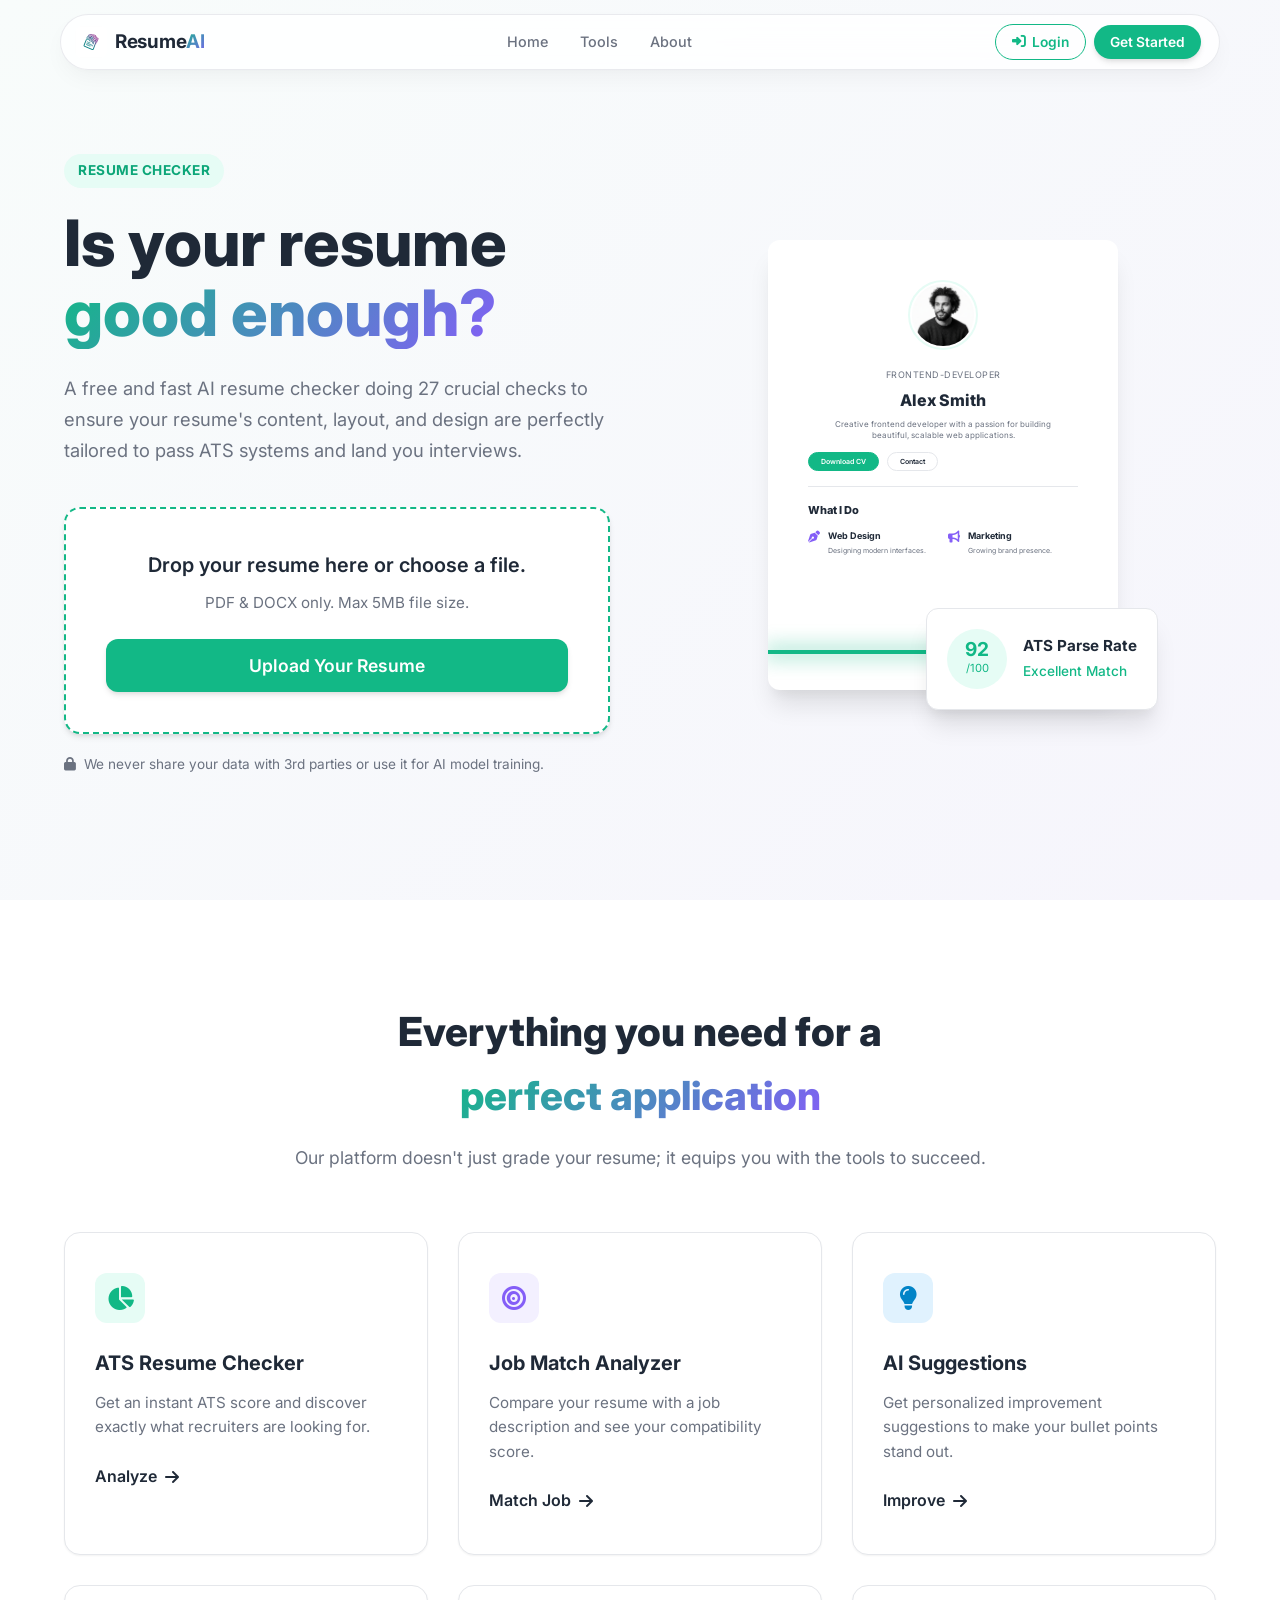
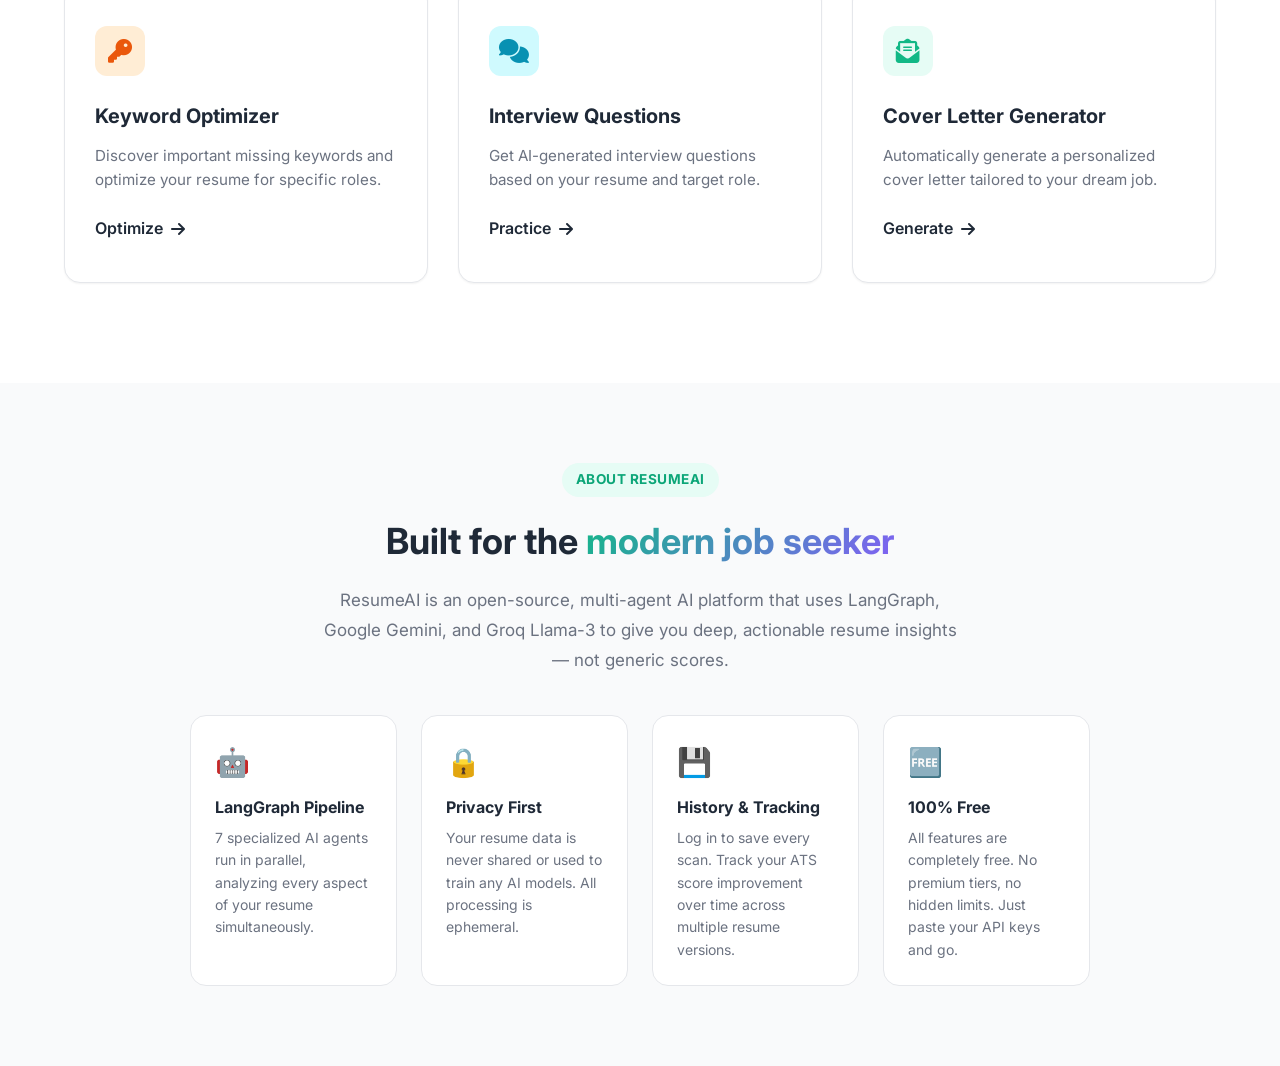
<file: frontend/index.html>
<!DOCTYPE html>
<html lang="en">
<head>
    <meta charset="UTF-8">
    <meta name="viewport" content="width=device-width, initial-scale=1.0">
    <title>ResumeAI - Free AI Resume Checker</title>
    
    <link rel="stylesheet" href="assets/css/style.css">

    <!-- Google Font -->
    <link rel="preconnect" href="https://fonts.googleapis.com">
    <link rel="preconnect" href="https://fonts.gstatic.com" crossorigin>
    <link href="https://fonts.googleapis.com/css2?family=Inter:wght@400;500;600;700;800&display=swap" rel="stylesheet">

    <!-- Icons -->
    <link rel="stylesheet" href="https://cdnjs.cloudflare.com/ajax/libs/font-awesome/6.5.2/css/all.min.css">
</head>
<body>

    <!-- ================= NAVBAR ================= -->
    <header class="navbar">
        <a href="index.html" class="logo">
            <img src="assets/img/logo.jpg" alt="ResumeAI Logo" class="logo-img">
            <span>Resume<span class="gradient-text">AI</span></span>
        </a>
        <nav class="nav-links">
            <a href="#hero">Home</a>
            <a href="#features">Tools</a>
            <a href="#about">About</a>
            <a href="pages/history.html" id="historyNavLink" style="display:none;"><i class="fa-solid fa-clock-rotate-left"></i> History</a>
        </nav>
        <div class="nav-buttons" id="navButtons">
            <!-- Updated by auth.js based on login state -->
            <a href="pages/login.html" class="secondary-btn small-btn">
                <i class="fa-solid fa-right-to-bracket"></i> Login
            </a>
            <button class="primary-btn small-btn" onclick="scrollToUpload()">
                Get Started
            </button>
        </div>
    </header>

    <!-- ================= HERO ================= -->
    <section class="hero-light" id="hero">
        <div class="hero-container">
            <div class="hero-text-content">
                <div class="badge">Resume Checker</div>
                <h1>
                    Is your resume <br>
                    <span class="gradient-text">good enough?</span>
                </h1>
                <p class="hero-subtitle">
                    A free and fast AI resume checker doing 27 crucial checks to ensure your resume's content, layout, and design are perfectly tailored to pass ATS systems and land you interviews.
                </p>

                <div class="upload-dropzone" id="uploadDropzone">
                    <div id="dropzoneContent">
                        <p class="dropzone-text">Drop your resume here or choose a file.</p>
                        <p class="dropzone-subtext">PDF & DOCX only. Max 5MB file size.</p>
                        <button class="primary-btn upload-btn" onclick="document.getElementById('resumeInput').click()">
                            Upload Your Resume
                        </button>
                    </div>
                    
                    <div id="fileSelectedState" style="display: none;">
                        <i class="fa-solid fa-file-pdf file-icon"></i>
                        <p id="uploadedFileName" class="uploaded-filename">resume.pdf</p>
                        <button class="primary-btn analyze-btn" onclick="startAnalysis()">
                            <i class="fa-solid fa-magnifying-glass-chart"></i> Analyze Resume
                        </button>
                        <button class="text-btn cancel-btn" onclick="resetUpload()">Cancel</button>
                    </div>

                    <input type="file" id="resumeInput" accept=".pdf,.doc,.docx" hidden onchange="handleFileUpload(this)">
                </div>
                
                <p class="privacy-note">
                    <i class="fa-solid fa-lock"></i> We never share your data with 3rd parties or use it for AI model training.
                </p>
            </div>

            <div class="hero-visual">
                <div class="scanner-illustration">
                    <div class="resume-doc">
                        <div class="resume-premium-layout">
                            <div class="premium-hero">
                                <img src="assets/img/profile.jpg" alt="Alex" class="premium-avatar">
                                <div class="premium-info">
                                    <span class="p-role">Frontend-developer</span>
                                    <h3 class="p-name">Alex Smith</h3>
                                    <p class="p-bio">Creative frontend developer with a passion for building beautiful, scalable web applications.</p>
                                    <div class="p-actions">
                                        <button class="p-btn">Download CV</button>
                                        <button class="p-btn outline">Contact</button>
                                    </div>
                                </div>
                            </div>
                            
                            <div class="p-section-header">What I Do</div>
                            <div class="p-grid">
                                <div class="p-card">
                                    <i class="fa-solid fa-pen-nib p-icon"></i>
                                    <div>
                                        <h4>Web Design</h4>
                                        <p>Designing modern interfaces.</p>
                                    </div>
                                </div>
                                <div class="p-card">
                                    <i class="fa-solid fa-bullhorn p-icon"></i>
                                    <div>
                                        <h4>Marketing</h4>
                                        <p>Growing brand presence.</p>
                                    </div>
                                </div>
                            </div>
                        </div>
                        <div class="scanner-bar"></div>
                    </div>
                    <div class="score-card floating">
                        <div class="score-circle">
                            <strong>92</strong><span>/100</span>
                        </div>
                        <div class="score-text">
                            <strong>ATS Parse Rate</strong>
                            <span>Excellent Match</span>
                        </div>
                    </div>
                </div>
            </div>
        </div>
    </section>

    <!-- ================= FEATURES ================= -->
    <section class="features-section" id="features">
        <div class="features-heading">
            <h2>Everything you need for a <span class="gradient-text">perfect application</span></h2>
            <p>Our platform doesn't just grade your resume; it equips you with the tools to succeed.</p>
        </div>

        <div class="features-grid">
            <!-- Tool 1 -->
            <div class="feature-card">
                <div class="feature-icon icon-teal">
                    <i class="fa-solid fa-chart-pie"></i>
                </div>
                <h3>ATS Resume Checker</h3>
                <p>Get an instant ATS score and discover exactly what recruiters are looking for.</p>
                <a href="#" onclick="scrollToUpload(); return false;" class="feature-link">Analyze <i class="fa-solid fa-arrow-right"></i></a>
            </div>

            <!-- Tool 2 -->
            <div class="feature-card">
                <div class="feature-icon icon-purple">
                    <i class="fa-solid fa-bullseye"></i>
                </div>
                <h3>Job Match Analyzer</h3>
                <p>Compare your resume with a job description and see your compatibility score.</p>
                <a href="pages/job_match.html" class="feature-link">Match Job <i class="fa-solid fa-arrow-right"></i></a>
            </div>

            <!-- Tool 3 -->
            <div class="feature-card">
                <div class="feature-icon icon-blue">
                    <i class="fa-solid fa-lightbulb"></i>
                </div>
                <h3>AI Suggestions</h3>
                <p>Get personalized improvement suggestions to make your bullet points stand out.</p>
                <a href="#" onclick="scrollToUpload(); return false;" class="feature-link">Improve <i class="fa-solid fa-arrow-right"></i></a>
            </div>

            <!-- Tool 4 -->
            <div class="feature-card">
                <div class="feature-icon icon-orange">
                    <i class="fa-solid fa-key"></i>
                </div>
                <h3>Keyword Optimizer</h3>
                <p>Discover important missing keywords and optimize your resume for specific roles.</p>
                <a href="#" onclick="scrollToUpload(); return false;" class="feature-link">Optimize <i class="fa-solid fa-arrow-right"></i></a>
            </div>
            
            <!-- Tool 5 -->
            <div class="feature-card">
                <div class="feature-icon icon-cyan">
                    <i class="fa-solid fa-comments"></i>
                </div>
                <h3>Interview Questions</h3>
                <p>Get AI-generated interview questions based on your resume and target role.</p>
                <a href="pages/interview.html" class="feature-link">Practice <i class="fa-solid fa-arrow-right"></i></a>
            </div>

            <!-- Tool 6 -->
            <div class="feature-card">
                <div class="feature-icon icon-teal">
                    <i class="fa-solid fa-envelope-open-text"></i>
                </div>
                <h3>Cover Letter Generator</h3>
                <p>Automatically generate a personalized cover letter tailored to your dream job.</p>
                <a href="pages/cover_letter.html" class="feature-link">Generate <i class="fa-solid fa-arrow-right"></i></a>
            </div>
        </div>
    </section>

    <!-- ================= ABOUT ================= -->
    <section id="about" style="padding: 80px 20px; background: #f9fafb;">
        <div style="max-width: 900px; margin: 0 auto; text-align: center;">
            <div class="badge" style="margin-bottom: 16px;">About ResumeAI</div>
            <h2 style="font-size: 36px; margin-bottom: 16px;">
                Built for the <span class="gradient-text">modern job seeker</span>
            </h2>
            <p style="max-width: 640px; margin: 0 auto 40px; color: #6b7280; font-size: 17px; line-height: 1.75;">
                ResumeAI is an open-source, multi-agent AI platform that uses LangGraph, Google Gemini, and Groq Llama-3 to give you deep, actionable resume insights — not generic scores.
            </p>
            <div style="display: grid; grid-template-columns: repeat(auto-fit, minmax(200px, 1fr)); gap: 24px; text-align: left;">
                <div style="background: white; border-radius: 16px; padding: 24px; border: 1px solid #e5e7eb;">
                    <div style="font-size: 28px; margin-bottom: 10px;">🤖</div>
                    <h4 style="margin-bottom: 6px;">LangGraph Pipeline</h4>
                    <p style="color: #6b7280; font-size: 14px;">7 specialized AI agents run in parallel, analyzing every aspect of your resume simultaneously.</p>
                </div>
                <div style="background: white; border-radius: 16px; padding: 24px; border: 1px solid #e5e7eb;">
                    <div style="font-size: 28px; margin-bottom: 10px;">🔒</div>
                    <h4 style="margin-bottom: 6px;">Privacy First</h4>
                    <p style="color: #6b7280; font-size: 14px;">Your resume data is never shared or used to train any AI models. All processing is ephemeral.</p>
                </div>
                <div style="background: white; border-radius: 16px; padding: 24px; border: 1px solid #e5e7eb;">
                    <div style="font-size: 28px; margin-bottom: 10px;">💾</div>
                    <h4 style="margin-bottom: 6px;">History & Tracking</h4>
                    <p style="color: #6b7280; font-size: 14px;">Log in to save every scan. Track your ATS score improvement over time across multiple resume versions.</p>
                </div>
                <div style="background: white; border-radius: 16px; padding: 24px; border: 1px solid #e5e7eb;">
                    <div style="font-size: 28px; margin-bottom: 10px;">🆓</div>
                    <h4 style="margin-bottom: 6px;">100% Free</h4>
                    <p style="color: #6b7280; font-size: 14px;">All features are completely free. No premium tiers, no hidden limits. Just paste your API keys and go.</p>
                </div>
            </div>
        </div>
    </section>

    <script src="assets/js/api.js"></script>
    <script src="assets/js/auth.js"></script>
    <script src="assets/js/main.js"></script>
</body>
</html>
</file>
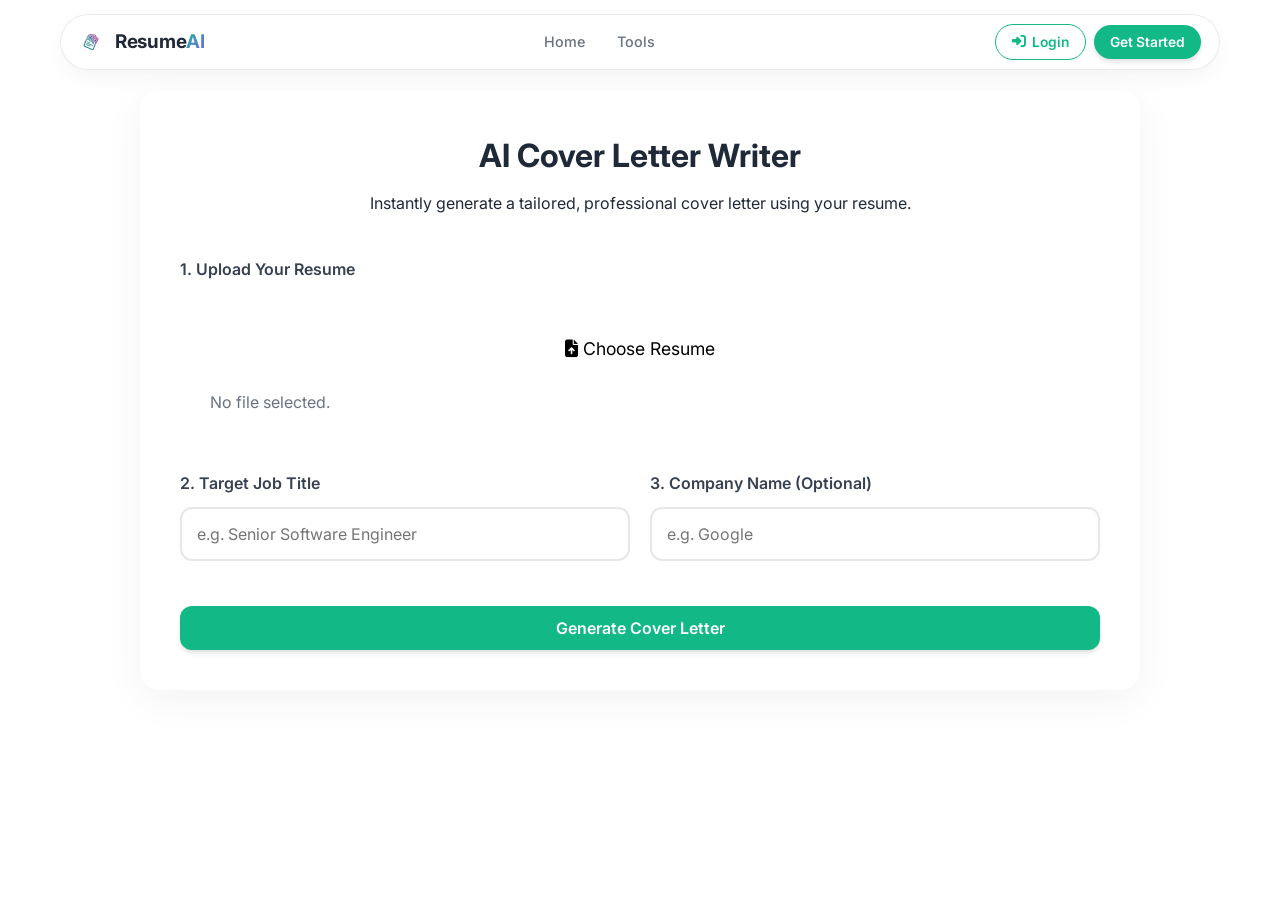
<file: frontend/pages/cover_letter.html>
<!DOCTYPE html>
<html lang="en">
<head>
    <meta charset="UTF-8">
    <meta name="viewport" content="width=device-width, initial-scale=1.0">
    <title>Cover Letter Generator - ResumeAI</title>

    <link rel="stylesheet" href="../assets/css/style.css">
    
    <link rel="preconnect" href="https://fonts.googleapis.com">
    <link rel="preconnect" href="https://fonts.gstatic.com" crossorigin>
    <link href="https://fonts.googleapis.com/css2?family=Inter:wght@400;500;600;700;800&display=swap" rel="stylesheet">
    
    <link rel="stylesheet" href="https://cdnjs.cloudflare.com/ajax/libs/font-awesome/6.5.2/css/all.min.css">

    <style>
        .page-container {
            max-width: 1000px;
            margin: 90px auto 60px;
            padding: 40px;
            background: #ffffff;
            border-radius: 20px;
            box-shadow: 0 10px 40px rgba(0,0,0,0.05);
        }
        
        .page-header {
            text-align: center;
            margin-bottom: 40px;
        }

        .page-header h1 {
            font-size: 32px;
            margin-bottom: 10px;
        }
        
        .form-group {
            margin-bottom: 25px;
        }

        .form-group label {
            display: block;
            font-weight: 600;
            margin-bottom: 10px;
            color: #374151;
        }

        .form-group input {
            width: 100%;
            padding: 15px;
            border: 2px solid #e5e7eb;
            border-radius: 12px;
            font-family: inherit;
            font-size: 16px;
            outline: none;
            transition: 0.2s;
        }

        .form-group input:focus {
            border-color: #20c997;
            box-shadow: 0 0 0 4px rgba(32, 201, 151, 0.1);
        }

        .results-container {
            margin-top: 40px;
            padding-top: 40px;
            border-top: 1px solid #e5e7eb;
            display: none;
        }
        
        .cover-letter-box {
            background: #f8fafc;
            padding: 40px;
            border-radius: 16px;
            border: 1px solid #e2e8f0;
            font-size: 15px;
            line-height: 1.8;
            color: #334155;
            white-space: pre-wrap;
            position: relative;
        }

        .copy-btn {
            position: absolute;
            top: 20px;
            right: 20px;
            background: #ffffff;
            border: 1px solid #e2e8f0;
            padding: 8px 16px;
            border-radius: 8px;
            font-size: 14px;
            font-weight: 600;
            color: #475569;
            transition: 0.2s;
        }

        .copy-btn:hover {
            background: #f1f5f9;
            color: #0f172a;
        }
    </style>
</head>
<body>

<header class="navbar">
    <a href="../index.html" class="logo">
        <img src="../assets/img/logo.jpg" alt="ResumeAI Logo" class="logo-img">
        <span>Resume<span class="gradient-text">AI</span></span>
    </a>
    <nav class="nav-links">
        <a href="../index.html">Home</a>
        <a href="../index.html#features">Tools</a>
        <a href="history.html" id="historyNavLink" style="display:none;"><i class="fa-solid fa-clock-rotate-left"></i> History</a>
    </nav>
    <div class="nav-buttons" id="navButtons"></div>
</header>

<div class="page-container">
    <div class="page-header">
        <h1>AI Cover Letter Writer</h1>
        <p>Instantly generate a tailored, professional cover letter using your resume.</p>
    </div>

    <div class="form-group">
        <label>1. Upload Your Resume</label>
        <div class="upload-card" id="uploadCard" style="padding: 30px;">
            <input type="file" id="resumeInput" accept=".pdf,.doc,.docx" hidden>
            <button class="upload-btn" onclick="document.getElementById('resumeInput').click()">
                <i class="fa-solid fa-file-arrow-up"></i> Choose Resume
            </button>
            <p id="fileName" style="margin-top: 15px; color: #6b7280;">No file selected.</p>
        </div>
    </div>

    <div style="display: grid; grid-template-columns: 1fr 1fr; gap: 20px;">
        <div class="form-group">
            <label>2. Target Job Title</label>
            <input type="text" id="jobTitle" placeholder="e.g. Senior Software Engineer">
        </div>
        <div class="form-group">
            <label>3. Company Name (Optional)</label>
            <input type="text" id="companyName" placeholder="e.g. Google">
        </div>
    </div>

    <button id="analyzeBtn" class="primary-btn large-btn" style="width: 100%; justify-content: center; margin-top: 20px;">
        Generate Cover Letter
    </button>

    <!-- Results Section -->
    <div class="results-container" id="resultsContainer">
        <div class="cover-letter-box">
            <button class="copy-btn" id="copyBtn"><i class="fa-regular fa-copy"></i> Copy Text</button>
            <div id="coverLetterText"></div>
        </div>
        <p style="text-align: right; color: #94a3b8; font-size: 13px; margin-top: 10px;" id="wordCount"></p>
    </div>
</div>

<script src="../assets/js/api.js"></script>
<script src="../assets/js/auth.js"></script>
<script>
    let selectedFile = null;

    document.getElementById('resumeInput').addEventListener('change', function() {
        if (this.files.length > 0) {
            selectedFile = this.files[0];
            document.getElementById('fileName').innerHTML = `✓ ${selectedFile.name} selected`;
            document.getElementById('fileName').style.color = '#10b981';
        }
    });

    document.getElementById('analyzeBtn').addEventListener('click', async function() {
        const title = document.getElementById('jobTitle').value.trim();
        const company = document.getElementById('companyName').value.trim();
        
        if (!selectedFile) {
            alert("Please upload a resume first.");
            return;
        }
        if (!title) {
            alert("Please enter a target job title.");
            return;
        }

        const btn = document.getElementById('analyzeBtn');
        btn.innerHTML = `<i class="fa-solid fa-spinner fa-spin"></i> Writing...`;
        btn.disabled = true;

        try {
            const response = await generateCoverLetter(selectedFile, title, company);
            const data = response.data || response;

            document.getElementById('resultsContainer').style.display = 'block';
            document.getElementById('coverLetterText').textContent = data.cover_letter;
            document.getElementById('wordCount').textContent = `${data.word_count} words`;

        } catch (error) {
            alert("Error: " + error.message);
        } finally {
            btn.innerHTML = `Generate Cover Letter`;
            btn.disabled = false;
        }
    });

    document.getElementById('copyBtn').addEventListener('click', function() {
        const text = document.getElementById('coverLetterText').textContent;
        navigator.clipboard.writeText(text);
        this.innerHTML = `<i class="fa-solid fa-check"></i> Copied!`;
        setTimeout(() => {
            this.innerHTML = `<i class="fa-regular fa-copy"></i> Copy Text`;
        }, 2000);
    });
</script>
<script src="../assets/js/auth.js"></script>
</body>
</html>
</file>
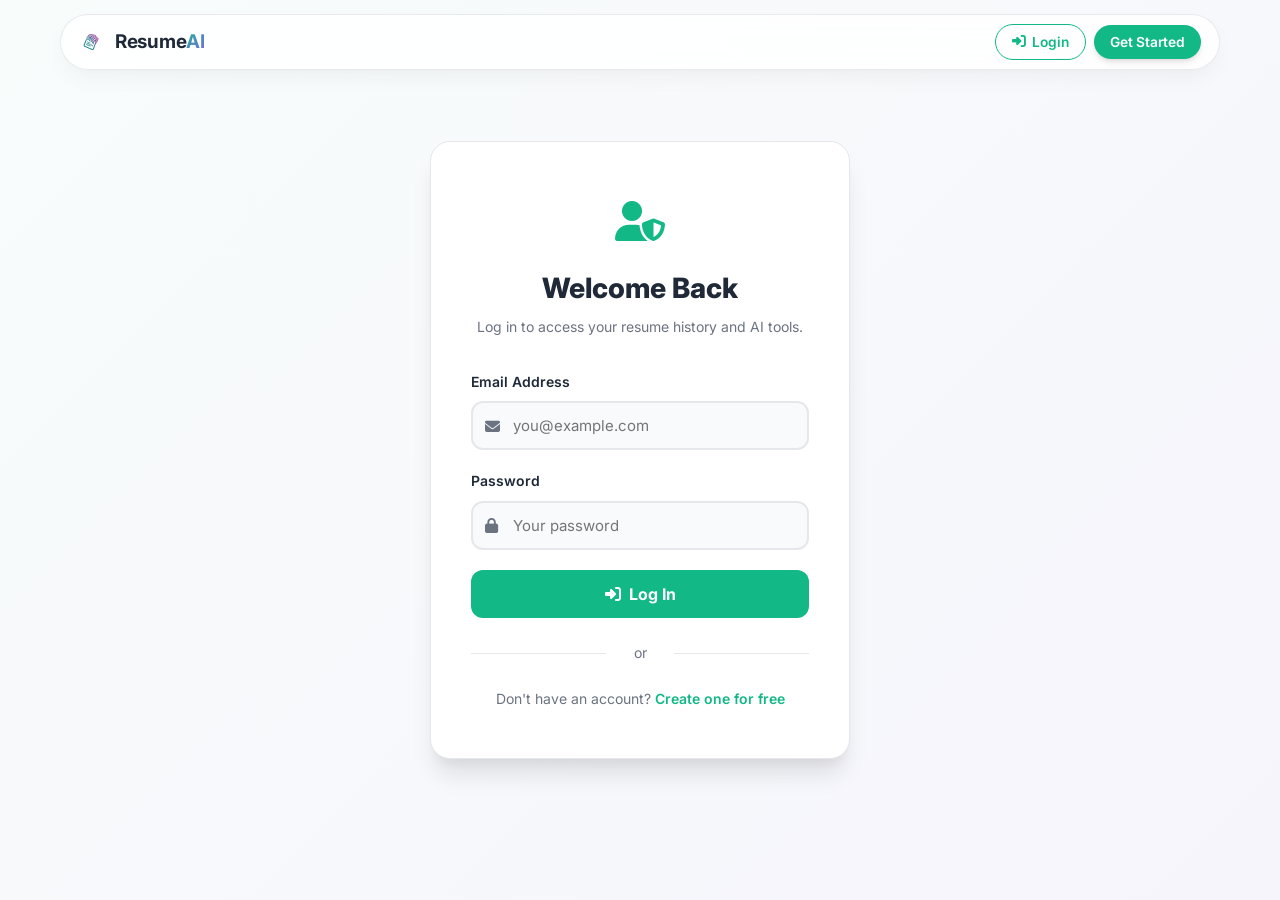
<file: frontend/pages/history.html>
<!DOCTYPE html>
<html lang="en">
<head>
    <meta charset="UTF-8">
    <meta name="viewport" content="width=device-width, initial-scale=1.0">
    <title>Scan History — ResumeAI</title>

    <link rel="stylesheet" href="../assets/css/style.css">
    <link rel="stylesheet" href="../assets/css/results.css">
    <link rel="preconnect" href="https://fonts.googleapis.com">
    <link rel="preconnect" href="https://fonts.gstatic.com" crossorigin>
    <link href="https://fonts.googleapis.com/css2?family=Inter:wght@400;500;600;700;800&display=swap" rel="stylesheet">
    <link rel="stylesheet" href="https://cdnjs.cloudflare.com/ajax/libs/font-awesome/6.5.2/css/all.min.css">

    <style>
        body { background: var(--bg-alt); min-height: 100vh; }

        .history-page {
            max-width: 960px;
            margin: 0 auto;
            padding: 90px 20px 80px;
        }

        .history-header {
            display: flex;
            align-items: center;
            justify-content: space-between;
            margin-bottom: 32px;
            flex-wrap: wrap;
            gap: 16px;
        }

        .history-header h1 { font-size: 28px; font-weight: 800; }
        .history-header p  { color: var(--text-muted); margin-top: 4px; font-size: 15px; }

        .history-actions {
            display: flex;
            gap: 12px;
        }

        .danger-btn {
            padding: 10px 18px;
            border: 1.5px solid #ef4444;
            color: #ef4444;
            border-radius: var(--radius-md);
            font-weight: 600;
            font-size: 14px;
            background: none;
            cursor: pointer;
            transition: var(--transition-fast);
            display: flex; align-items: center; gap: 6px;
        }
        .danger-btn:hover { background: rgba(239,68,68,0.08); }

        .upload-new-btn {
            padding: 10px 18px;
            background: var(--primary);
            color: white;
            border-radius: var(--radius-md);
            font-weight: 600;
            font-size: 14px;
            text-decoration: none;
            display: flex; align-items: center; gap: 6px;
            transition: var(--transition-fast);
        }
        .upload-new-btn:hover { background: var(--primary-dark); }

        /* Stats Bar */
        .stats-bar {
            display: grid;
            grid-template-columns: repeat(auto-fit, minmax(150px, 1fr));
            gap: 16px;
            margin-bottom: 32px;
        }

        .stat-card {
            background: white;
            border-radius: var(--radius-lg);
            padding: 20px;
            border: 1px solid var(--border-color);
            text-align: center;
            box-shadow: var(--shadow-sm);
        }

        .stat-card .stat-num {
            font-size: 30px;
            font-weight: 800;
            color: var(--primary);
            display: block;
        }

        .stat-card .stat-label {
            font-size: 13px;
            color: var(--text-muted);
            margin-top: 4px;
        }

        /* History Cards */
        .history-list {
            display: flex;
            flex-direction: column;
            gap: 16px;
        }

        .history-item {
            background: white;
            border-radius: var(--radius-lg);
            border: 1px solid var(--border-color);
            padding: 24px;
            box-shadow: var(--shadow-sm);
            display: flex;
            align-items: center;
            gap: 20px;
            transition: var(--transition-fast);
            cursor: pointer;
        }

        .history-item:hover {
            border-color: var(--primary);
            box-shadow: var(--shadow-md);
            transform: translateY(-1px);
        }

        .history-icon {
            width: 52px;
            height: 52px;
            border-radius: 14px;
            display: flex;
            align-items: center;
            justify-content: center;
            font-size: 22px;
            flex-shrink: 0;
        }

        .icon-analysis { background: rgba(18,184,134,0.1); color: var(--primary); }
        .icon-job      { background: rgba(132,94,247,0.1);  color: var(--secondary); }
        .icon-cover    { background: rgba(59,130,246,0.1);  color: #3b82f6; }
        .icon-interview{ background: rgba(245,158,11,0.1);  color: #f59e0b; }

        .history-info { flex: 1; min-width: 0; }

        .history-filename {
            font-weight: 700;
            font-size: 16px;
            margin-bottom: 4px;
            white-space: nowrap;
            overflow: hidden;
            text-overflow: ellipsis;
        }

        .history-meta {
            display: flex;
            flex-wrap: wrap;
            gap: 12px;
            font-size: 13px;
            color: var(--text-muted);
        }

        .history-meta span { display: flex; align-items: center; gap: 4px; }

        .history-score {
            text-align: right;
            flex-shrink: 0;
        }

        .score-big {
            font-size: 28px;
            font-weight: 800;
            display: block;
        }

        .score-big.good    { color: #10b981; }
        .score-big.average { color: #f59e0b; }
        .score-big.poor    { color: #ef4444; }

        .score-sub {
            font-size: 12px;
            color: var(--text-muted);
        }

        .history-actions-item {
            display: flex;
            gap: 8px;
            flex-shrink: 0;
        }

        .view-btn {
            padding: 8px 14px;
            background: var(--bg-alt);
            border: 1px solid var(--border-color);
            border-radius: 8px;
            font-size: 13px;
            font-weight: 600;
            color: var(--text-main);
            cursor: pointer;
            transition: var(--transition-fast);
            display: flex; align-items: center; gap: 5px;
        }
        .view-btn:hover { background: var(--primary-light); border-color: var(--primary); color: var(--primary); }

        .del-btn {
            padding: 8px 10px;
            background: none;
            border: 1px solid var(--border-color);
            border-radius: 8px;
            color: var(--text-muted);
            cursor: pointer;
            transition: var(--transition-fast);
            font-size: 13px;
        }
        .del-btn:hover { border-color: #ef4444; color: #ef4444; }

        /* Empty State */
        .empty-state {
            text-align: center;
            padding: 80px 20px;
        }
        .empty-state .empty-icon { font-size: 60px; color: var(--primary); margin-bottom: 20px; opacity: 0.3; }
        .empty-state h2 { font-size: 22px; margin-bottom: 10px; }
        .empty-state p  { color: var(--text-muted); margin-bottom: 24px; }

        /* Loading */
        .loading-state {
            text-align: center;
            padding: 60px 20px;
            color: var(--text-muted);
        }

        /* Detail Modal */
        .modal-overlay {
            display: none;
            position: fixed; inset: 0;
            background: rgba(0,0,0,0.5);
            z-index: 1000;
            align-items: center;
            justify-content: center;
            padding: 20px;
        }
        .modal-overlay.open { display: flex; }

        .modal-box {
            background: white;
            border-radius: 20px;
            padding: 32px;
            max-width: 700px;
            width: 100%;
            max-height: 80vh;
            overflow-y: auto;
            box-shadow: var(--shadow-xl);
        }

        .modal-header {
            display: flex;
            align-items: center;
            justify-content: space-between;
            margin-bottom: 24px;
        }

        .modal-header h2 { font-size: 20px; font-weight: 700; }

        .close-modal {
            width: 32px; height: 32px;
            border-radius: 50%;
            border: none;
            background: var(--bg-alt);
            cursor: pointer;
            font-size: 16px;
            color: var(--text-muted);
            display: flex; align-items: center; justify-content: center;
        }
        .close-modal:hover { background: #fee2e2; color: #ef4444; }

        .modal-section { margin-bottom: 20px; }
        .modal-section h4 { font-size: 14px; font-weight: 600; color: var(--text-muted); text-transform: uppercase; letter-spacing: 0.05em; margin-bottom: 10px; }

        .suggestions-mini { display: flex; flex-direction: column; gap: 8px; }
        .sugg-mini-item {
            background: var(--bg-alt);
            border-radius: 10px;
            padding: 12px 14px;
            font-size: 14px;
        }
        .sugg-mini-item strong { display: block; margin-bottom: 3px; }

        .tags-mini { display: flex; flex-wrap: wrap; gap: 6px; }
        .tag-mini {
            padding: 4px 10px;
            border-radius: 20px;
            font-size: 12px;
            font-weight: 600;
        }
        .tag-mini.found   { background: rgba(16,185,129,0.1); color: #10b981; }
        .tag-mini.missing { background: rgba(239,68,68,0.1);  color: #ef4444; }

        .modal-actions { display: flex; gap: 10px; margin-top: 24px; flex-wrap: wrap; }

        .reopen-btn {
            padding: 10px 20px;
            background: var(--primary);
            color: white;
            border-radius: var(--radius-md);
            font-weight: 600;
            cursor: pointer;
            border: none;
            transition: var(--transition-fast);
            display: flex; align-items: center; gap: 6px;
        }
        .reopen-btn:hover { background: var(--primary-dark); }
    </style>
</head>
<body>

<!-- Navbar -->
<header class="navbar">
    <a href="../index.html" class="logo">
        <img src="../assets/img/logo.jpg" alt="ResumeAI Logo" class="logo-img">
        <span>Resume<span class="gradient-text">AI</span></span>
    </a>
    <nav class="nav-links">
        <a href="../index.html">Home</a>
        <a href="../index.html#features">Tools</a>
        <a href="history.html" style="color: var(--primary); font-weight: 700;">History</a>
    </nav>
    <div class="nav-buttons" id="navButtons"></div>
</header>

<!-- Main Content -->
<div class="history-page">

    <!-- Page Header -->
    <div class="history-header">
        <div>
            <h1><i class="fa-solid fa-clock-rotate-left" style="color: var(--primary);"></i> Resume History</h1>
            <p id="userGreeting">Loading your scan history...</p>
        </div>
        <div class="history-actions">
            <button class="danger-btn" id="clearAllBtn" style="display:none;" onclick="confirmClearAll()">
                <i class="fa-solid fa-trash"></i> Clear All
            </button>
            <a href="../index.html" class="upload-new-btn">
                <i class="fa-solid fa-plus"></i> New Analysis
            </a>
        </div>
    </div>

    <!-- Stats Bar -->
    <div class="stats-bar" id="statsBar" style="display:none;">
        <div class="stat-card">
            <span class="stat-num" id="totalScans">0</span>
            <p class="stat-label">Total Scans</p>
        </div>
        <div class="stat-card">
            <span class="stat-num" id="avgAtsScore">—</span>
            <p class="stat-label">Avg ATS Score</p>
        </div>
        <div class="stat-card">
            <span class="stat-num" id="bestScore">—</span>
            <p class="stat-label">Best Score</p>
        </div>
        <div class="stat-card">
            <span class="stat-num" id="rolesDetected">—</span>
            <p class="stat-label">Latest Role</p>
        </div>
    </div>

    <!-- History List -->
    <div id="loadingState" class="loading-state">
        <i class="fa-solid fa-spinner fa-spin" style="font-size: 32px; color: var(--primary);"></i>
        <p style="margin-top: 16px;">Loading your history...</p>
    </div>

    <div class="history-list" id="historyList" style="display:none;"></div>

    <div id="emptyState" class="empty-state" style="display:none;">
        <div class="empty-icon"><i class="fa-solid fa-file-circle-xmark"></i></div>
        <h2>No scan history yet</h2>
        <p>Upload and analyze your resume to see your history here.<br>Each scan is saved automatically.</p>
        <a href="../index.html" class="primary-btn" style="text-decoration:none; display:inline-flex;">
            <i class="fa-solid fa-upload"></i> Analyze Your Resume
        </a>
    </div>

    <!-- Pagination -->
    <div id="pagination" style="text-align:center; margin-top:32px; display:none;">
        <button id="loadMoreBtn" class="primary-btn" onclick="loadMore()" style="background: var(--bg-card); color: var(--text-main); border: 1px solid var(--border-color);">
            <i class="fa-solid fa-chevron-down"></i> Load More
        </button>
    </div>
</div>

<!-- Detail Modal -->
<div class="modal-overlay" id="detailModal">
    <div class="modal-box">
        <div class="modal-header">
            <h2 id="modalTitle">Scan Detail</h2>
            <button class="close-modal" onclick="closeModal()"><i class="fa-solid fa-xmark"></i></button>
        </div>
        <div id="modalContent"></div>
        <div class="modal-actions">
            <button class="reopen-btn" id="reopenBtn" onclick="reopenInDashboard()">
                <i class="fa-solid fa-arrow-up-right-from-square"></i> View Full Dashboard
            </button>
            <button class="close-modal" onclick="closeModal()" style="width:auto; padding: 10px 20px; border-radius: var(--radius-md); border: 1px solid var(--border-color); font-size: 14px; font-weight: 600; background: var(--bg-alt);">
                Close
            </button>
        </div>
    </div>
</div>

<script src="../assets/js/api.js"></script>
<script src="../assets/js/auth.js"></script>
<script>
    // Require login
    requireAuth();

    let currentPage   = 0;
    const PAGE_SIZE   = 10;
    let allScans      = [];
    let currentScanData = null;

    const user = getCurrentUser();
    if (user) {
        document.getElementById('userGreeting').textContent = `Hello, ${user.full_name || user.username}! Here are all your resume scans.`;
    }

    // ── Load history on page load ───────────────────────────
    async function loadHistory(reset = true) {
        if (reset) {
            currentPage = 0;
            allScans    = [];
        }

        try {
            const scans = await fetchHistory(PAGE_SIZE, currentPage * PAGE_SIZE);

            if (reset) allScans = scans;
            else       allScans = [...allScans, ...scans];

            renderHistory();

            // Show/hide load more
            document.getElementById('pagination').style.display = scans.length === PAGE_SIZE ? 'block' : 'none';

        } catch (err) {
            document.getElementById('loadingState').innerHTML = `<p style="color:#ef4444;">Error loading history: ${err.message}</p>`;
        }
    }

    function loadMore() {
        currentPage++;
        loadHistory(false);
    }

    function renderHistory() {
        const loadingState  = document.getElementById('loadingState');
        const historyList   = document.getElementById('historyList');
        const emptyState    = document.getElementById('emptyState');
        const statsBar      = document.getElementById('statsBar');
        const clearAllBtn   = document.getElementById('clearAllBtn');

        loadingState.style.display = 'none';

        if (allScans.length === 0) {
            emptyState.style.display  = 'block';
            historyList.style.display = 'none';
            statsBar.style.display    = 'none';
            return;
        }

        emptyState.style.display  = 'none';
        historyList.style.display = 'flex';
        statsBar.style.display    = 'grid';
        clearAllBtn.style.display = 'flex';

        // Compute stats
        const scansWithAts = allScans.filter(s => s.ats_score !== null);
        const avgAts = scansWithAts.length
            ? Math.round(scansWithAts.reduce((a, s) => a + s.ats_score, 0) / scansWithAts.length)
            : null;
        const bestAts = scansWithAts.length
            ? Math.max(...scansWithAts.map(s => s.ats_score))
            : null;
        const latestRole = allScans[0]?.detected_role || '—';

        document.getElementById('totalScans').textContent  = allScans.length;
        document.getElementById('avgAtsScore').textContent = avgAts !== null ? avgAts : '—';
        document.getElementById('bestScore').textContent   = bestAts !== null ? Math.round(bestAts) : '—';
        document.getElementById('rolesDetected').textContent = latestRole;

        // Render list
        historyList.innerHTML = allScans.map(scan => {
            const icon  = getScanIcon(scan.scan_type);
            const score = scan.ats_score !== null ? Math.round(scan.ats_score) : null;
            const scoreClass = score === null ? '' : score >= 70 ? 'good' : score >= 50 ? 'average' : 'poor';
            const date  = new Date(scan.created_at).toLocaleDateString('en-IN', { day: 'numeric', month: 'short', year: 'numeric', hour: '2-digit', minute: '2-digit' });

            return `
            <div class="history-item" onclick="viewDetail(${scan.id})">
                <div class="history-icon ${icon.cls}"><i class="${icon.fa}"></i></div>
                <div class="history-info">
                    <div class="history-filename">${scan.filename}</div>
                    <div class="history-meta">
                        <span><i class="fa-solid fa-calendar-days"></i> ${date}</span>
                        ${scan.detected_role ? `<span><i class="fa-solid fa-briefcase"></i> ${scan.detected_role}</span>` : ''}
                        ${scan.match_percent ? `<span><i class="fa-solid fa-bullseye"></i> ${scan.match_percent}% match</span>` : ''}
                        <span><i class="fa-solid fa-tag"></i> ${formatScanType(scan.scan_type)}</span>
                    </div>
                </div>
                ${score !== null ? `
                <div class="history-score">
                    <span class="score-big ${scoreClass}">${score}</span>
                    <span class="score-sub">ATS Score</span>
                </div>` : ''}
                <div class="history-actions-item" onclick="event.stopPropagation()">
                    <button class="view-btn" onclick="viewDetail(${scan.id})">
                        <i class="fa-solid fa-eye"></i> View
                    </button>
                    <button class="del-btn" onclick="deleteItem(${scan.id})" title="Delete">
                        <i class="fa-solid fa-trash"></i>
                    </button>
                </div>
            </div>`;
        }).join('');
    }

    function getScanIcon(type) {
        switch (type) {
            case 'full_analysis': return { cls: 'icon-analysis', fa: 'fa-solid fa-chart-pie' };
            case 'job_match':     return { cls: 'icon-job',      fa: 'fa-solid fa-bullseye' };
            case 'cover_letter':  return { cls: 'icon-cover',    fa: 'fa-solid fa-envelope-open-text' };
            case 'interview':     return { cls: 'icon-interview', fa: 'fa-solid fa-comments' };
            default:              return { cls: 'icon-analysis', fa: 'fa-solid fa-file' };
        }
    }

    function formatScanType(type) {
        return type.replace(/_/g, ' ').replace(/\b\w/g, l => l.toUpperCase());
    }

    // ── View Detail Modal ───────────────────────────────────
    async function viewDetail(scanId) {
        document.getElementById('modalContent').innerHTML = `
            <div style="text-align:center; padding: 30px;">
                <i class="fa-solid fa-spinner fa-spin" style="font-size: 28px; color: var(--primary);"></i>
                <p style="margin-top: 12px; color: var(--text-muted);">Loading result...</p>
            </div>`;
        document.getElementById('detailModal').classList.add('open');

        try {
            const detail = await fetchHistoryDetail(scanId);
            currentScanData = detail;
            renderDetailModal(detail);
        } catch (err) {
            document.getElementById('modalContent').innerHTML = `<p style="color:#ef4444;">Error: ${err.message}</p>`;
        }
    }

    function renderDetailModal(detail) {
        const score = detail.ats_score !== null ? Math.round(detail.ats_score) : null;
        const date  = new Date(detail.created_at).toLocaleDateString('en-IN', { day: 'numeric', month: 'short', year: 'numeric', hour: '2-digit', minute: '2-digit' });
        const result = detail.full_result || {};
        const suggestions = result.suggestions?.suggestions || [];
        const foundKw = result.keywords?.found_keywords || [];
        const missingKw = result.keywords?.missing_keywords || [];

        document.getElementById('modalTitle').textContent = detail.filename;

        let html = `
            <div style="display: flex; gap: 16px; flex-wrap: wrap; margin-bottom: 20px;">
                <div style="flex:1; min-width:120px; background: var(--bg-alt); border-radius: 12px; padding: 16px; text-align:center;">
                    <span style="font-size:32px; font-weight:800; color: var(--primary); display:block;">${score !== null ? score : '—'}</span>
                    <span style="font-size:13px; color: var(--text-muted);">ATS Score</span>
                </div>
                <div style="flex:1; min-width:120px; background: var(--bg-alt); border-radius: 12px; padding: 16px; text-align:center;">
                    <span style="font-size:24px; font-weight:700; color: var(--secondary); display:block;">${detail.detected_role || '—'}</span>
                    <span style="font-size:13px; color: var(--text-muted);">Detected Role</span>
                </div>
                <div style="flex:1; min-width:120px; background: var(--bg-alt); border-radius: 12px; padding: 16px; text-align:center;">
                    <span style="font-size:24px; font-weight:700; color: #3b82f6; display:block;">${detail.match_percent !== null ? detail.match_percent + '%' : '—'}</span>
                    <span style="font-size:13px; color: var(--text-muted);">Keyword Match</span>
                </div>
            </div>
            <p style="font-size:13px; color: var(--text-muted); margin-bottom: 20px;"><i class="fa-solid fa-calendar-days"></i> Scanned on ${date}</p>
        `;

        if (result.ats?.summary) {
            html += `
                <div class="modal-section">
                    <h4>ATS Summary</h4>
                    <p style="font-size:14px; color: var(--text-main); background: var(--bg-alt); padding: 12px; border-radius: 10px;">${result.ats.summary}</p>
                </div>`;
        }

        if (suggestions.length > 0) {
            html += `<div class="modal-section">
                <h4>AI Suggestions (${suggestions.length})</h4>
                <div class="suggestions-mini">
                    ${suggestions.slice(0, 3).map(s => `
                        <div class="sugg-mini-item">
                            <strong>${s.title} <span style="font-size:11px; background:rgba(18,184,134,0.1); color:var(--primary); padding:2px 8px; border-radius:20px;">${s.priority}</span></strong>
                            ${s.description}
                        </div>`).join('')}
                    ${suggestions.length > 3 ? `<p style="font-size:13px; color:var(--text-muted);">+ ${suggestions.length - 3} more suggestions in full view</p>` : ''}
                </div>
            </div>`;
        }

        if (foundKw.length > 0 || missingKw.length > 0) {
            html += `<div class="modal-section">
                <h4>Keywords</h4>
                <div class="tags-mini">
                    ${foundKw.slice(0, 6).map(k => `<span class="tag-mini found">${k}</span>`).join('')}
                    ${missingKw.slice(0, 4).map(k => `<span class="tag-mini missing">missing: ${k}</span>`).join('')}
                </div>
            </div>`;
        }

        document.getElementById('modalContent').innerHTML = html;
    }

    function closeModal() {
        document.getElementById('detailModal').classList.remove('open');
        currentScanData = null;
    }

    function reopenInDashboard() {
        if (!currentScanData?.full_result) {
            alert('No full result data available for this scan.');
            return;
        }
        // Pack into sessionStorage and open results page
        sessionStorage.setItem('resumeAnalysisResults', JSON.stringify({
            success: true,
            data: currentScanData.full_result
        }));
        window.location.href = 'results.html';
    }

    // ── Delete Item ─────────────────────────────────────────
    async function deleteItem(scanId) {
        if (!confirm('Delete this scan record? This cannot be undone.')) return;
        try {
            await deleteHistoryItem(scanId);
            allScans = allScans.filter(s => s.id !== scanId);
            renderHistory();
        } catch (err) {
            alert('Failed to delete: ' + err.message);
        }
    }

    // ── Clear All ───────────────────────────────────────────
    async function confirmClearAll() {
        if (!confirm('Delete ALL scan history? This cannot be undone.')) return;
        try {
            await clearAllHistory();
            allScans = [];
            renderHistory();
        } catch (err) {
            alert('Failed to clear history: ' + err.message);
        }
    }

    // Close modal on overlay click
    document.getElementById('detailModal').addEventListener('click', function(e) {
        if (e.target === this) closeModal();
    });

    // Kick off load
    loadHistory();
</script>

</body>
</html>
</file>
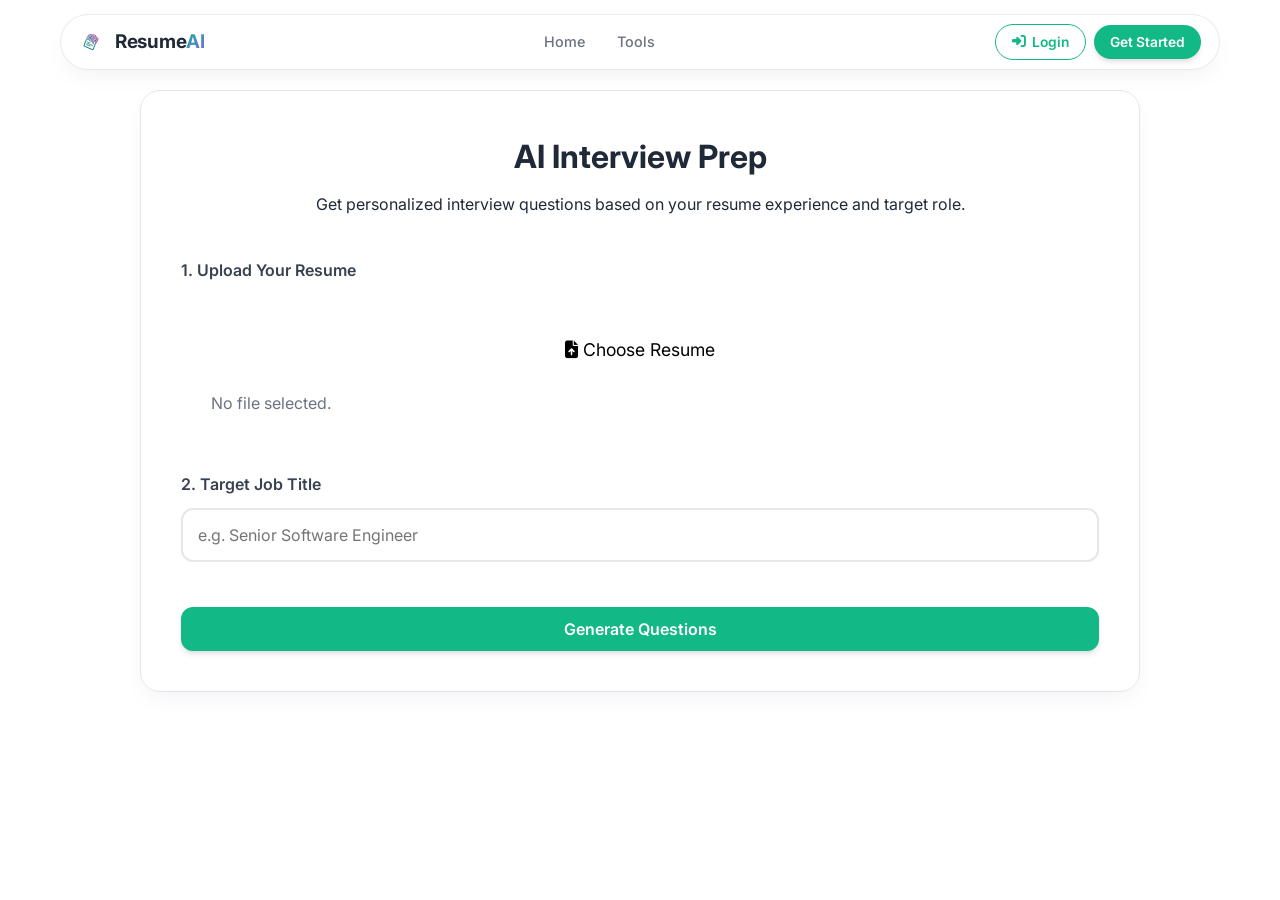
<file: frontend/pages/interview.html>
<!DOCTYPE html>
<html lang="en">
<head>
    <meta charset="UTF-8">
    <meta name="viewport" content="width=device-width, initial-scale=1.0">
    <title>Interview Prep - ResumeAI</title>

    <link rel="stylesheet" href="../assets/css/style.css">
    
    <link rel="preconnect" href="https://fonts.googleapis.com">
    <link rel="preconnect" href="https://fonts.gstatic.com" crossorigin>
    <link href="https://fonts.googleapis.com/css2?family=Inter:wght@400;500;600;700;800&display=swap" rel="stylesheet">
    
    <link rel="stylesheet" href="https://cdnjs.cloudflare.com/ajax/libs/font-awesome/6.5.2/css/all.min.css">

    <style>
        .page-container {
            max-width: 1000px;
            margin: 90px auto 60px;
            padding: 40px;
            background: #ffffff;
            border-radius: 20px;
            box-shadow: 0 10px 25px -5px rgba(0, 0, 0, 0.05);
            border: 1px solid #e2e8f0;
            animation: fadeUp 0.6s ease forwards;
        }
        
        @keyframes fadeUp {
            from { opacity: 0; transform: translateY(20px); }
            to { opacity: 1; transform: translateY(0); }
        }
        
        .page-header {
            text-align: center;
            margin-bottom: 40px;
        }

        .page-header h1 {
            font-size: 32px;
            margin-bottom: 10px;
        }
        
        .form-group {
            margin-bottom: 25px;
        }

        .form-group label {
            display: block;
            font-weight: 600;
            margin-bottom: 10px;
            color: #374151;
        }

        .form-group input {
            width: 100%;
            padding: 15px;
            border: 2px solid #e5e7eb;
            border-radius: 12px;
            font-family: inherit;
            font-size: 16px;
            outline: none;
            transition: 0.2s;
        }

        .form-group input:focus {
            border-color: #20c997;
            box-shadow: 0 0 0 4px rgba(32, 201, 151, 0.1);
        }

        .results-container {
            margin-top: 40px;
            padding-top: 40px;
            border-top: 1px solid #e5e7eb;
            display: none;
        }
        
        .category-title {
            font-size: 20px;
            color: #0f172a;
            margin-bottom: 20px;
            padding-bottom: 10px;
            border-bottom: 2px solid #f1f5f9;
        }

        .question-card {
            background: #f8fafc;
            border: 1px solid #e2e8f0;
            border-radius: 12px;
            padding: 20px;
            margin-bottom: 15px;
        }

        .question-card h4 {
            color: #0f172a;
            margin-bottom: 10px;
            font-size: 16px;
        }

        .question-card p {
            color: #64748b;
            font-size: 14px;
            line-height: 1.6;
        }

        .q-icon {
            display: inline-block;
            width: 24px;
            color: #20c997;
        }
    </style>
</head>
<body>

<header class="navbar">
    <a href="../index.html" class="logo">
        <img src="../assets/img/logo.jpg" alt="ResumeAI Logo" class="logo-img">
        <span>Resume<span class="gradient-text">AI</span></span>
    </a>
    <nav class="nav-links">
        <a href="../index.html">Home</a>
        <a href="../index.html#features">Tools</a>
        <a href="history.html" id="historyNavLink" style="display:none;"><i class="fa-solid fa-clock-rotate-left"></i> History</a>
    </nav>
    <div class="nav-buttons" id="navButtons"></div>
</header>

<div class="page-container">
    <div class="page-header">
        <h1>AI Interview Prep</h1>
        <p>Get personalized interview questions based on your resume experience and target role.</p>
    </div>

    <div class="form-group">
        <label>1. Upload Your Resume</label>
        <div class="upload-card" id="uploadCard" style="padding: 30px;">
            <input type="file" id="resumeInput" accept=".pdf,.doc,.docx" hidden>
            <button class="upload-btn" onclick="document.getElementById('resumeInput').click()">
                <i class="fa-solid fa-file-arrow-up"></i> Choose Resume
            </button>
            <p id="fileName" style="margin-top: 15px; color: #6b7280;">No file selected.</p>
        </div>
    </div>

    <div class="form-group">
        <label>2. Target Job Title</label>
        <input type="text" id="jobTitle" placeholder="e.g. Senior Software Engineer">
    </div>

    <button id="analyzeBtn" class="primary-btn large-btn" style="width: 100%; justify-content: center; margin-top: 20px;">
        Generate Questions
    </button>

    <!-- Results Section -->
    <div class="results-container" id="resultsContainer">
        
        <h3 class="category-title"><i class="fa-solid fa-laptop-code" style="color:#3b82f6;"></i> Technical Questions</h3>
        <div id="technicalQ"></div>

        <h3 class="category-title" style="margin-top: 40px;"><i class="fa-solid fa-users" style="color:#8b5cf6;"></i> Behavioral Questions</h3>
        <div id="behavioralQ"></div>

        <h3 class="category-title" style="margin-top: 40px;"><i class="fa-solid fa-compass" style="color:#f59e0b;"></i> Situational Questions</h3>
        <div id="situationalQ"></div>

    </div>
</div>

<script src="../assets/js/api.js"></script>
<script src="../assets/js/auth.js"></script>
<script>
    let selectedFile = null;

    document.getElementById('resumeInput').addEventListener('change', function() {
        if (this.files.length > 0) {
            selectedFile = this.files[0];
            document.getElementById('fileName').innerHTML = `✓ ${selectedFile.name} selected`;
            document.getElementById('fileName').style.color = '#10b981';
        }
    });

    document.getElementById('analyzeBtn').addEventListener('click', async function() {
        const title = document.getElementById('jobTitle').value.trim();
        
        if (!selectedFile) {
            alert("Please upload a resume first.");
            return;
        }
        if (!title) {
            alert("Please enter a target job title.");
            return;
        }

        const btn = document.getElementById('analyzeBtn');
        btn.innerHTML = `<i class="fa-solid fa-spinner fa-spin"></i> Generating...`;
        btn.disabled = true;

        try {
            const response = await generateInterviewQuestions(selectedFile, title);
            const data = response.data || response;

            document.getElementById('resultsContainer').style.display = 'block';
            
            const renderQuestions = (containerId, questions) => {
                const container = document.getElementById(containerId);
                container.innerHTML = '';
                if (!questions || questions.length === 0) {
                    container.innerHTML = '<p>No questions generated.</p>';
                    return;
                }
                questions.forEach((q, index) => {
                    container.innerHTML += `
                        <div class="question-card">
                            <h4><span class="q-icon">Q${index+1}</span> ${q.question}</h4>
                            <p><strong>Context from Resume:</strong> ${q.context_from_resume}</p>
                            <p style="margin-top: 8px;"><strong>How to answer:</strong> ${q.suggested_answer_strategy}</p>
                        </div>
                    `;
                });
            };

            renderQuestions('technicalQ', data.technical_questions);
            renderQuestions('behavioralQ', data.behavioral_questions);
            renderQuestions('situationalQ', data.situational_questions);

        } catch (error) {
            alert("Error: " + error.message);
        } finally {
            btn.innerHTML = `Generate Questions`;
            btn.disabled = false;
        }
    });
</script>
<script src="../assets/js/auth.js"></script>
</body>
</html>
</file>
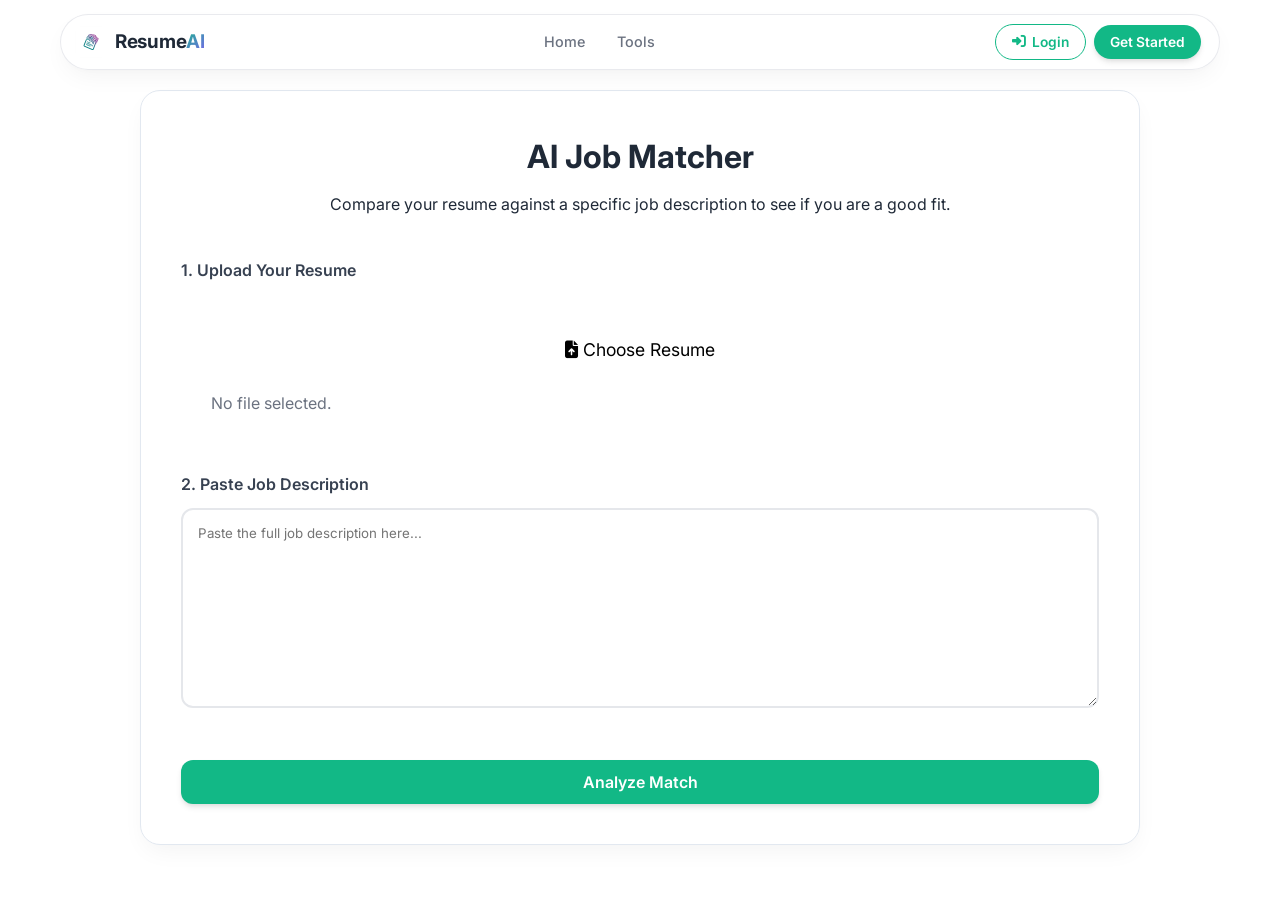
<file: frontend/pages/job_match.html>
<!DOCTYPE html>
<html lang="en">
<head>
    <meta charset="UTF-8">
    <meta name="viewport" content="width=device-width, initial-scale=1.0">
    <title>Job Matcher - ResumeAI</title>

    <link rel="stylesheet" href="../assets/css/style.css">
    
    <!-- Google Font -->
    <link rel="preconnect" href="https://fonts.googleapis.com">
    <link rel="preconnect" href="https://fonts.gstatic.com" crossorigin>
    <link href="https://fonts.googleapis.com/css2?family=Inter:wght@400;500;600;700;800&display=swap" rel="stylesheet">
    
    <!-- Icons -->
    <link rel="stylesheet" href="https://cdnjs.cloudflare.com/ajax/libs/font-awesome/6.5.2/css/all.min.css">

    <style>
        .page-container {
            max-width: 1000px;
            margin: 90px auto 60px;
            padding: 40px;
            background: #ffffff;
            border-radius: 20px;
            box-shadow: 0 10px 25px -5px rgba(0, 0, 0, 0.05);
            border: 1px solid #e2e8f0;
            animation: fadeUp 0.6s ease forwards;
        }
        
        @keyframes fadeUp {
            from { opacity: 0; transform: translateY(20px); }
            to { opacity: 1; transform: translateY(0); }
        }
        
        .page-header {
            text-align: center;
            margin-bottom: 40px;
        }

        .page-header h1 {
            font-size: 32px;
            margin-bottom: 10px;
        }
        
        .form-group {
            margin-bottom: 25px;
        }

        .form-group label {
            display: block;
            font-weight: 600;
            margin-bottom: 10px;
            color: #374151;
        }

        .form-group textarea {
            width: 100%;
            height: 200px;
            padding: 15px;
            border: 2px solid #e5e7eb;
            border-radius: 12px;
            font-family: inherit;
            resize: vertical;
            outline: none;
            transition: 0.2s;
        }

        .form-group textarea:focus {
            border-color: #20c997;
            box-shadow: 0 0 0 4px rgba(32, 201, 151, 0.1);
        }

        .results-container {
            margin-top: 40px;
            padding-top: 40px;
            border-top: 1px solid #e5e7eb;
            display: none;
        }
        
        .score-banner {
            background: linear-gradient(135deg, rgba(32, 201, 151, 0.1), rgba(16, 185, 129, 0.1));
            padding: 30px;
            border-radius: 16px;
            text-align: center;
            margin-bottom: 30px;
            border: 1px solid rgba(32, 201, 151, 0.2);
        }

        .score-banner h2 {
            font-size: 48px;
            color: #10b981;
            margin-bottom: 10px;
        }

        .tags-container {
            display: flex;
            flex-wrap: wrap;
            gap: 10px;
            margin-top: 15px;
        }

        .tag {
            padding: 6px 14px;
            border-radius: 20px;
            font-size: 13px;
            font-weight: 600;
        }

        .tag.found {
            background: rgba(16, 185, 129, 0.1);
            color: #10b981;
        }

        .tag.missing {
            background: rgba(239, 68, 68, 0.1);
            color: #ef4444;
        }
    </style>
</head>
<body>

<header class="navbar">
    <a href="../index.html" class="logo">
        <img src="../assets/img/logo.jpg" alt="ResumeAI Logo" class="logo-img">
        <span>Resume<span class="gradient-text">AI</span></span>
    </a>
    <nav class="nav-links">
        <a href="../index.html">Home</a>
        <a href="../index.html#features">Tools</a>
        <a href="history.html" id="historyNavLink" style="display:none;"><i class="fa-solid fa-clock-rotate-left"></i> History</a>
    </nav>
    <div class="nav-buttons" id="navButtons"></div>
</header>

<div class="page-container">
    <div class="page-header">
        <h1>AI Job Matcher</h1>
        <p>Compare your resume against a specific job description to see if you are a good fit.</p>
    </div>

    <div class="form-group">
        <label>1. Upload Your Resume</label>
        <div class="upload-card" id="uploadCard" style="padding: 30px;">
            <input type="file" id="resumeInput" accept=".pdf,.doc,.docx" hidden>
            <button class="upload-btn" onclick="document.getElementById('resumeInput').click()">
                <i class="fa-solid fa-file-arrow-up"></i> Choose Resume
            </button>
            <p id="fileName" style="margin-top: 15px; color: #6b7280;">No file selected.</p>
        </div>
    </div>

    <div class="form-group">
        <label>2. Paste Job Description</label>
        <textarea id="jobDescription" placeholder="Paste the full job description here..."></textarea>
    </div>

    <button id="analyzeBtn" class="primary-btn large-btn" style="width: 100%; justify-content: center; margin-top: 20px;">
        Analyze Match
    </button>

    <!-- Results Section -->
    <div class="results-container" id="resultsContainer">
        <div class="score-banner">
            <h2 id="matchScore">0%</h2>
            <h3>Match Score</h3>
            <p id="matchSummary" style="color: #6b7280; margin-top: 10px;"></p>
        </div>

        <div style="display: grid; grid-template-columns: 1fr 1fr; gap: 30px;">
            <div>
                <h4 style="margin-bottom: 15px;"><i class="fa-solid fa-check" style="color: #10b981;"></i> Skills Matched</h4>
                <div class="tags-container" id="foundSkills"></div>
            </div>
            <div>
                <h4 style="margin-bottom: 15px;"><i class="fa-solid fa-xmark" style="color: #ef4444;"></i> Missing Skills</h4>
                <div class="tags-container" id="missingSkills"></div>
            </div>
        </div>
    </div>
</div>

<script src="../assets/js/api.js"></script>
<script src="../assets/js/auth.js"></script>
<script>
    let selectedFile = null;

    document.getElementById('resumeInput').addEventListener('change', function() {
        if (this.files.length > 0) {
            selectedFile = this.files[0];
            document.getElementById('fileName').innerHTML = `✓ ${selectedFile.name} selected`;
            document.getElementById('fileName').style.color = '#10b981';
        }
    });

    document.getElementById('analyzeBtn').addEventListener('click', async function() {
        const jd = document.getElementById('jobDescription').value.trim();
        
        if (!selectedFile) {
            alert("Please upload a resume first.");
            return;
        }
        if (!jd) {
            alert("Please paste a job description.");
            return;
        }

        const btn = document.getElementById('analyzeBtn');
        btn.innerHTML = `<i class="fa-solid fa-spinner fa-spin"></i> Analyzing Match...`;
        btn.disabled = true;

        try {
            const response = await matchJob(selectedFile, jd);
            const data = response.data;

            // Show results
            document.getElementById('resultsContainer').style.display = 'block';
            document.getElementById('matchScore').textContent = data.match_percentage + '%';
            document.getElementById('matchSummary').textContent = data.summary;

            // Populate Found Skills
            const foundContainer = document.getElementById('foundSkills');
            foundContainer.innerHTML = '';
            data.found_skills.forEach(skill => {
                foundContainer.innerHTML += `<span class="tag found">${skill}</span>`;
            });

            // Populate Missing Skills
            const missingContainer = document.getElementById('missingSkills');
            missingContainer.innerHTML = '';
            data.missing_skills.forEach(skill => {
                missingContainer.innerHTML += `<span class="tag missing">${skill}</span>`;
            });

        } catch (error) {
            alert("Error analyzing match: " + error.message);
        } finally {
            btn.innerHTML = `Analyze Match`;
            btn.disabled = false;
        }
    });
</script>
<script src="../assets/js/auth.js"></script>
</body>
</html>
</file>
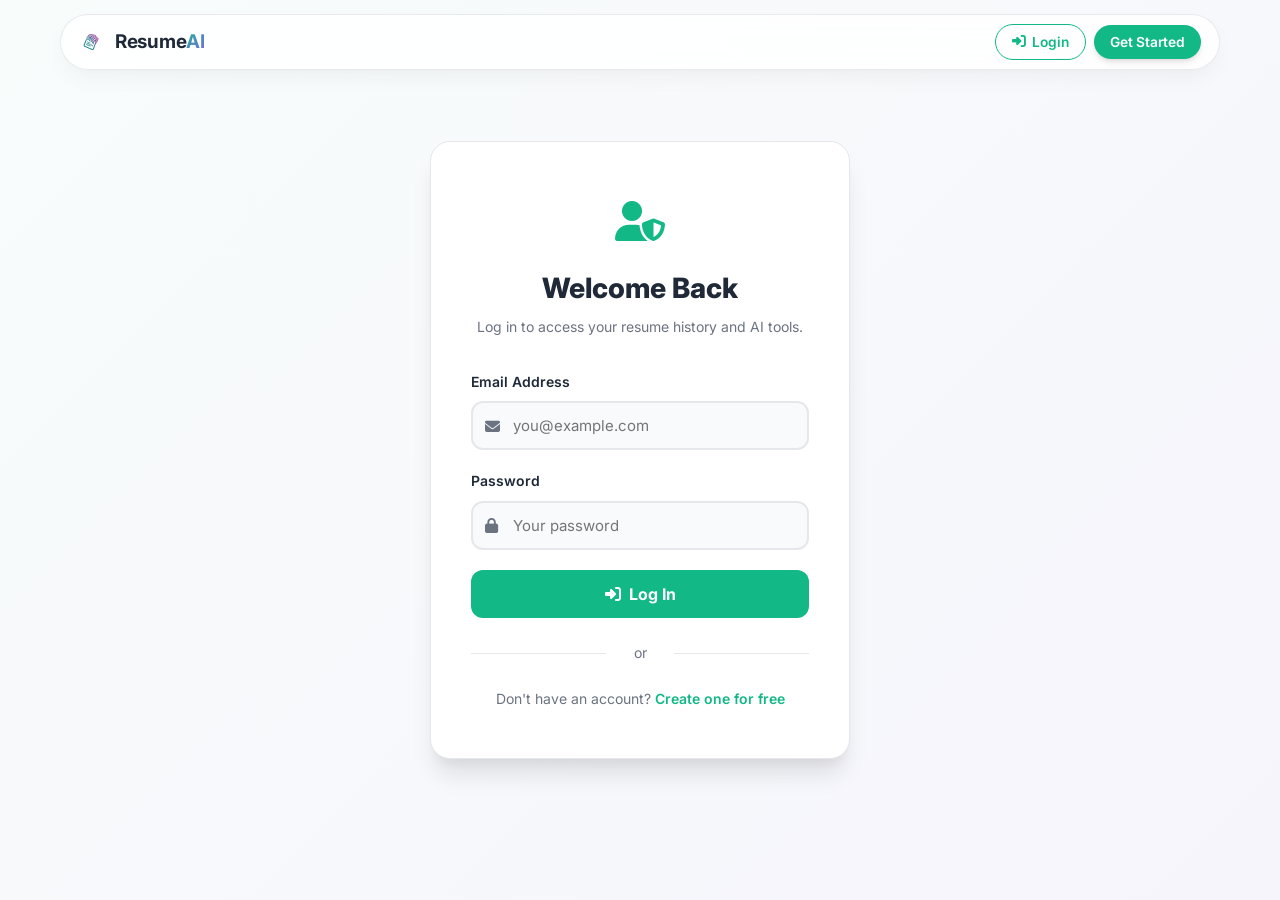
<file: frontend/pages/login.html>
<!DOCTYPE html>
<html lang="en">
<head>
    <meta charset="UTF-8">
    <meta name="viewport" content="width=device-width, initial-scale=1.0">
    <title>Login — ResumeAI</title>

    <link rel="stylesheet" href="../assets/css/style.css">
    <link rel="preconnect" href="https://fonts.googleapis.com">
    <link rel="preconnect" href="https://fonts.gstatic.com" crossorigin>
    <link href="https://fonts.googleapis.com/css2?family=Inter:wght@400;500;600;700;800&display=swap" rel="stylesheet">
    <link rel="stylesheet" href="https://cdnjs.cloudflare.com/ajax/libs/font-awesome/6.5.2/css/all.min.css">

    <style>
        body {
            min-height: 100vh;
            background: var(--gradient-bg);
            display: flex;
            flex-direction: column;
        }

        .auth-wrapper {
            flex: 1;
            display: flex;
            align-items: center;
            justify-content: center;
            padding: 40px 20px;
        }

        .auth-card {
            background: #ffffff;
            border-radius: 20px;
            box-shadow: var(--shadow-xl);
            border: 1px solid var(--border-color);
            padding: 48px 40px;
            width: 100%;
            max-width: 420px;
            animation: fadeUp 0.5s ease forwards;
        }

        @keyframes fadeUp {
            from { opacity: 0; transform: translateY(20px); }
            to   { opacity: 1; transform: translateY(0); }
        }

        .auth-logo {
            text-align: center;
            margin-bottom: 32px;
        }

        .auth-logo .logo-icon {
            font-size: 40px;
            color: var(--primary);
            margin-bottom: 12px;
        }

        .auth-logo h1 {
            font-size: 28px;
            font-weight: 800;
            margin-bottom: 6px;
        }

        .auth-logo p {
            color: var(--text-muted);
            font-size: 14px;
        }

        .form-field {
            margin-bottom: 20px;
        }

        .form-field label {
            display: block;
            font-weight: 600;
            font-size: 14px;
            margin-bottom: 8px;
            color: var(--text-main);
        }

        .input-wrap {
            position: relative;
        }

        .input-wrap i {
            position: absolute;
            left: 14px;
            top: 50%;
            transform: translateY(-50%);
            color: var(--text-muted);
            font-size: 15px;
        }

        .input-wrap input {
            width: 100%;
            padding: 13px 14px 13px 40px;
            border: 2px solid var(--border-color);
            border-radius: var(--radius-md);
            font-family: inherit;
            font-size: 15px;
            outline: none;
            transition: var(--transition-fast);
            background: var(--bg-alt);
        }

        .input-wrap input:focus {
            border-color: var(--primary);
            box-shadow: 0 0 0 4px rgba(18, 184, 134, 0.1);
            background: #fff;
        }

        .auth-btn {
            width: 100%;
            padding: 14px;
            background: var(--primary);
            color: white;
            border: none;
            border-radius: var(--radius-md);
            font-size: 16px;
            font-weight: 700;
            cursor: pointer;
            transition: var(--transition-fast);
            display: flex;
            align-items: center;
            justify-content: center;
            gap: 8px;
            margin-top: 8px;
        }

        .auth-btn:hover:not(:disabled) {
            background: var(--primary-dark);
            transform: translateY(-1px);
            box-shadow: var(--shadow-lg);
        }

        .auth-btn:disabled {
            opacity: 0.7;
            cursor: not-allowed;
        }

        .auth-divider {
            text-align: center;
            margin: 24px 0;
            color: var(--text-muted);
            font-size: 14px;
            position: relative;
        }

        .auth-divider::before,
        .auth-divider::after {
            content: "";
            position: absolute;
            top: 50%;
            width: 40%;
            height: 1px;
            background: var(--border-color);
        }
        .auth-divider::before { left: 0; }
        .auth-divider::after  { right: 0; }

        .auth-link {
            text-align: center;
            font-size: 14px;
            color: var(--text-muted);
        }

        .auth-link a {
            color: var(--primary);
            font-weight: 600;
            text-decoration: none;
        }

        .auth-link a:hover {
            text-decoration: underline;
        }

        .error-msg {
            background: rgba(239, 68, 68, 0.08);
            border: 1px solid rgba(239, 68, 68, 0.3);
            color: #dc2626;
            padding: 12px 16px;
            border-radius: var(--radius-md);
            font-size: 14px;
            margin-bottom: 20px;
            display: none;
        }

        .success-msg {
            background: rgba(16, 185, 129, 0.08);
            border: 1px solid rgba(16, 185, 129, 0.3);
            color: #059669;
            padding: 12px 16px;
            border-radius: var(--radius-md);
            font-size: 14px;
            margin-bottom: 20px;
            display: none;
        }
    </style>
</head>
<body>

    <!-- Navbar -->
    <header class="navbar">
        <a href="../index.html" class="logo">
            <img src="../assets/img/logo.jpg" alt="ResumeAI Logo" class="logo-img">
            <span>Resume<span class="gradient-text">AI</span></span>
        </a>
        <div class="nav-buttons">
            <a href="register.html" class="primary-btn small-btn">Create Account</a>
        </div>
    </header>

    <!-- Auth Card -->
    <div class="auth-wrapper">
        <div class="auth-card">

            <div class="auth-logo">
                <div class="logo-icon"><i class="fa-solid fa-user-shield"></i></div>
                <h1>Welcome Back</h1>
                <p>Log in to access your resume history and AI tools.</p>
            </div>

            <div class="error-msg" id="errorMsg">
                <i class="fa-solid fa-circle-exclamation"></i>
                <span id="errorText">Invalid credentials.</span>
            </div>

            <div class="success-msg" id="successMsg">
                <i class="fa-solid fa-circle-check"></i>
                <span id="successText">Login successful! Redirecting...</span>
            </div>

            <form id="loginForm">
                <div class="form-field">
                    <label for="email">Email Address</label>
                    <div class="input-wrap">
                        <i class="fa-solid fa-envelope"></i>
                        <input type="email" id="email" placeholder="you@example.com" required autocomplete="email">
                    </div>
                </div>

                <div class="form-field">
                    <label for="password">Password</label>
                    <div class="input-wrap">
                        <i class="fa-solid fa-lock"></i>
                        <input type="password" id="password" placeholder="Your password" required autocomplete="current-password">
                    </div>
                </div>

                <button type="submit" class="auth-btn" id="loginBtn">
                    <i class="fa-solid fa-right-to-bracket"></i> Log In
                </button>
            </form>

            <div class="auth-divider">or</div>

            <div class="auth-link">
                Don't have an account? <a href="register.html">Create one for free</a>
            </div>

        </div>
    </div>

    <script src="../assets/js/api.js"></script>
    <script src="../assets/js/auth.js"></script>
    <script>
        // If already logged in, redirect to home
        if (isLoggedIn()) {
            window.location.href = '../index.html';
        }

        const loginForm = document.getElementById('loginForm');
        const loginBtn  = document.getElementById('loginBtn');
        const errorMsg  = document.getElementById('errorMsg');
        const errorText = document.getElementById('errorText');
        const successMsg = document.getElementById('successMsg');

        loginForm.addEventListener('submit', async function(e) {
            e.preventDefault();

            const email    = document.getElementById('email').value.trim();
            const password = document.getElementById('password').value;

            // Hide previous messages
            errorMsg.style.display  = 'none';
            successMsg.style.display = 'none';

            // Loading state
            loginBtn.innerHTML = '<i class="fa-solid fa-spinner fa-spin"></i> Logging in...';
            loginBtn.disabled = true;

            try {
                await loginUser(email, password);

                // Success
                successMsg.style.display = 'block';

                // Redirect after short delay
                setTimeout(() => {
                    // Redirect to wherever they came from, or home
                    const redirect = new URLSearchParams(window.location.search).get('redirect');
                    window.location.href = redirect || '../index.html';
                }, 1000);

            } catch (err) {
                errorText.textContent = err.message;
                errorMsg.style.display = 'block';
                loginBtn.innerHTML = '<i class="fa-solid fa-right-to-bracket"></i> Log In';
                loginBtn.disabled = false;
            }
        });
    </script>

</body>
</html>
</file>
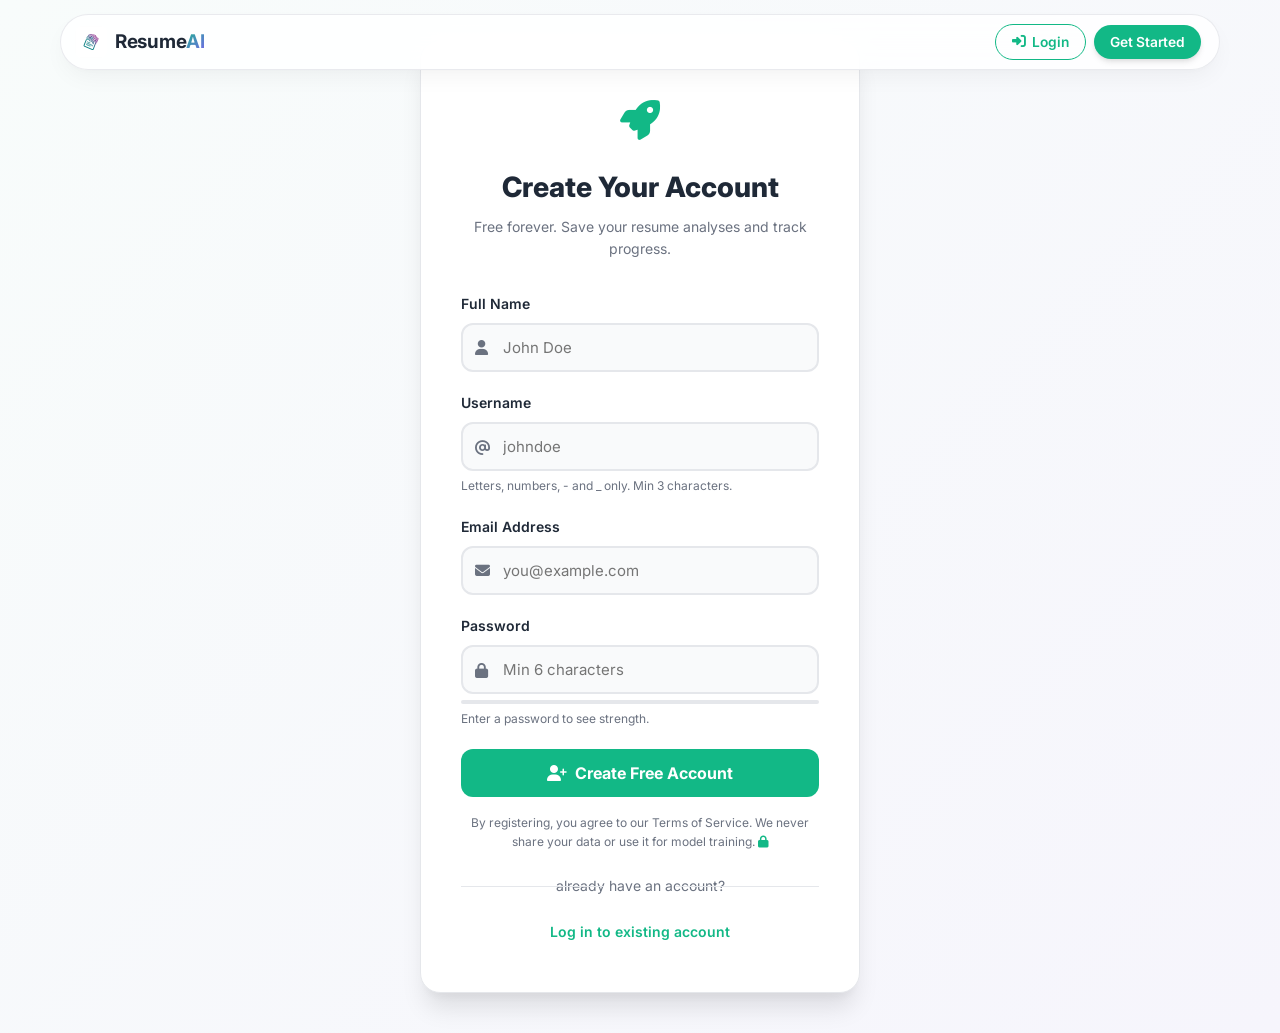
<file: frontend/pages/register.html>
<!DOCTYPE html>
<html lang="en">
<head>
    <meta charset="UTF-8">
    <meta name="viewport" content="width=device-width, initial-scale=1.0">
    <title>Register — ResumeAI</title>

    <link rel="stylesheet" href="../assets/css/style.css">
    <link rel="preconnect" href="https://fonts.googleapis.com">
    <link rel="preconnect" href="https://fonts.gstatic.com" crossorigin>
    <link href="https://fonts.googleapis.com/css2?family=Inter:wght@400;500;600;700;800&display=swap" rel="stylesheet">
    <link rel="stylesheet" href="https://cdnjs.cloudflare.com/ajax/libs/font-awesome/6.5.2/css/all.min.css">

    <style>
        body {
            min-height: 100vh;
            background: var(--gradient-bg);
            display: flex;
            flex-direction: column;
        }

        .auth-wrapper {
            flex: 1;
            display: flex;
            align-items: center;
            justify-content: center;
            padding: 40px 20px;
        }

        .auth-card {
            background: #ffffff;
            border-radius: 20px;
            box-shadow: var(--shadow-xl);
            border: 1px solid var(--border-color);
            padding: 48px 40px;
            width: 100%;
            max-width: 440px;
            animation: fadeUp 0.5s ease forwards;
        }

        @keyframes fadeUp {
            from { opacity: 0; transform: translateY(20px); }
            to   { opacity: 1; transform: translateY(0); }
        }

        .auth-logo {
            text-align: center;
            margin-bottom: 32px;
        }

        .auth-logo .logo-icon {
            font-size: 40px;
            color: var(--primary);
            margin-bottom: 12px;
        }

        .auth-logo h1 { font-size: 28px; font-weight: 800; margin-bottom: 6px; }
        .auth-logo p  { color: var(--text-muted); font-size: 14px; }

        .form-field { margin-bottom: 20px; }

        .form-field label {
            display: block;
            font-weight: 600;
            font-size: 14px;
            margin-bottom: 8px;
            color: var(--text-main);
        }

        .input-wrap { position: relative; }

        .input-wrap i {
            position: absolute;
            left: 14px;
            top: 50%;
            transform: translateY(-50%);
            color: var(--text-muted);
            font-size: 15px;
        }

        .input-wrap input {
            width: 100%;
            padding: 13px 14px 13px 40px;
            border: 2px solid var(--border-color);
            border-radius: var(--radius-md);
            font-family: inherit;
            font-size: 15px;
            outline: none;
            transition: var(--transition-fast);
            background: var(--bg-alt);
        }

        .input-wrap input:focus {
            border-color: var(--primary);
            box-shadow: 0 0 0 4px rgba(18, 184, 134, 0.1);
            background: #fff;
        }

        .hint {
            font-size: 12px;
            color: var(--text-muted);
            margin-top: 5px;
        }

        .auth-btn {
            width: 100%;
            padding: 14px;
            background: var(--primary);
            color: white;
            border: none;
            border-radius: var(--radius-md);
            font-size: 16px;
            font-weight: 700;
            cursor: pointer;
            transition: var(--transition-fast);
            display: flex;
            align-items: center;
            justify-content: center;
            gap: 8px;
            margin-top: 8px;
        }

        .auth-btn:hover:not(:disabled) {
            background: var(--primary-dark);
            transform: translateY(-1px);
            box-shadow: var(--shadow-lg);
        }

        .auth-btn:disabled { opacity: 0.7; cursor: not-allowed; }

        .auth-divider {
            text-align: center;
            margin: 24px 0;
            color: var(--text-muted);
            font-size: 14px;
            position: relative;
        }
        .auth-divider::before, .auth-divider::after {
            content: ""; position: absolute; top: 50%;
            width: 40%; height: 1px; background: var(--border-color);
        }
        .auth-divider::before { left: 0; }
        .auth-divider::after  { right: 0; }

        .auth-link { text-align: center; font-size: 14px; color: var(--text-muted); }
        .auth-link a { color: var(--primary); font-weight: 600; text-decoration: none; }
        .auth-link a:hover { text-decoration: underline; }

        .error-msg {
            background: rgba(239, 68, 68, 0.08);
            border: 1px solid rgba(239, 68, 68, 0.3);
            color: #dc2626; padding: 12px 16px;
            border-radius: var(--radius-md); font-size: 14px;
            margin-bottom: 20px; display: none;
        }

        .success-msg {
            background: rgba(16, 185, 129, 0.08);
            border: 1px solid rgba(16, 185, 129, 0.3);
            color: #059669; padding: 12px 16px;
            border-radius: var(--radius-md); font-size: 14px;
            margin-bottom: 20px; display: none;
        }

        .password-strength {
            height: 4px;
            border-radius: 2px;
            margin-top: 6px;
            background: #e5e7eb;
            overflow: hidden;
        }

        .password-strength-bar {
            height: 100%;
            border-radius: 2px;
            transition: width 0.3s, background 0.3s;
            width: 0%;
        }

        .terms { font-size: 12px; color: var(--text-muted); text-align: center; margin-top: 16px; }
    </style>
</head>
<body>

    <!-- Navbar -->
    <header class="navbar">
        <a href="../index.html" class="logo">
            <img src="../assets/img/logo.jpg" alt="ResumeAI Logo" class="logo-img">
            <span>Resume<span class="gradient-text">AI</span></span>
        </a>
        <div class="nav-buttons">
            <a href="login.html" class="secondary-btn small-btn">
                <i class="fa-solid fa-right-to-bracket"></i> Log In
            </a>
        </div>
    </header>

    <!-- Auth Card -->
    <div class="auth-wrapper">
        <div class="auth-card">

            <div class="auth-logo">
                <div class="logo-icon"><i class="fa-solid fa-rocket"></i></div>
                <h1>Create Your Account</h1>
                <p>Free forever. Save your resume analyses and track progress.</p>
            </div>

            <div class="error-msg" id="errorMsg">
                <i class="fa-solid fa-circle-exclamation"></i>
                <span id="errorText">Registration failed.</span>
            </div>

            <div class="success-msg" id="successMsg">
                <i class="fa-solid fa-circle-check"></i>
                Account created! Redirecting to your dashboard...
            </div>

            <form id="registerForm">
                <div class="form-field">
                    <label for="fullName">Full Name</label>
                    <div class="input-wrap">
                        <i class="fa-solid fa-user"></i>
                        <input type="text" id="fullName" placeholder="John Doe" autocomplete="name">
                    </div>
                </div>

                <div class="form-field">
                    <label for="username">Username</label>
                    <div class="input-wrap">
                        <i class="fa-solid fa-at"></i>
                        <input type="text" id="username" placeholder="johndoe" required autocomplete="username">
                    </div>
                    <p class="hint">Letters, numbers, - and _ only. Min 3 characters.</p>
                </div>

                <div class="form-field">
                    <label for="email">Email Address</label>
                    <div class="input-wrap">
                        <i class="fa-solid fa-envelope"></i>
                        <input type="email" id="email" placeholder="you@example.com" required autocomplete="email">
                    </div>
                </div>

                <div class="form-field">
                    <label for="password">Password</label>
                    <div class="input-wrap">
                        <i class="fa-solid fa-lock"></i>
                        <input type="password" id="password" placeholder="Min 6 characters" required autocomplete="new-password">
                    </div>
                    <div class="password-strength">
                        <div class="password-strength-bar" id="strengthBar"></div>
                    </div>
                    <p class="hint" id="strengthHint">Enter a password to see strength.</p>
                </div>

                <button type="submit" class="auth-btn" id="registerBtn">
                    <i class="fa-solid fa-user-plus"></i> Create Free Account
                </button>
            </form>

            <p class="terms">
                By registering, you agree to our Terms of Service.
                We never share your data or use it for model training.
                <i class="fa-solid fa-lock" style="color: var(--primary);"></i>
            </p>

            <div class="auth-divider">already have an account?</div>

            <div class="auth-link">
                <a href="login.html">Log in to existing account</a>
            </div>

        </div>
    </div>

    <script src="../assets/js/api.js"></script>
    <script src="../assets/js/auth.js"></script>
    <script>
        // If already logged in, redirect to home
        if (isLoggedIn()) {
            window.location.href = '../index.html';
        }

        // Password strength indicator
        document.getElementById('password').addEventListener('input', function() {
            const pw = this.value;
            const bar  = document.getElementById('strengthBar');
            const hint = document.getElementById('strengthHint');

            let strength = 0;
            if (pw.length >= 6)   strength++;
            if (pw.length >= 10)  strength++;
            if (/[A-Z]/.test(pw)) strength++;
            if (/[0-9]/.test(pw)) strength++;
            if (/[^A-Za-z0-9]/.test(pw)) strength++;

            const colors = ['#ef4444', '#f97316', '#eab308', '#22c55e', '#10b981'];
            const labels = ['Too Weak', 'Weak', 'Fair', 'Good', 'Strong'];

            bar.style.width     = `${(strength / 5) * 100}%`;
            bar.style.background = colors[strength - 1] || '#e5e7eb';
            hint.textContent    = pw.length === 0 ? 'Enter a password to see strength.' : labels[strength - 1] || '';
        });

        // Register form
        const form       = document.getElementById('registerForm');
        const registerBtn = document.getElementById('registerBtn');
        const errorMsg   = document.getElementById('errorMsg');
        const errorText  = document.getElementById('errorText');
        const successMsg = document.getElementById('successMsg');

        form.addEventListener('submit', async function(e) {
            e.preventDefault();

            const fullName = document.getElementById('fullName').value.trim();
            const username = document.getElementById('username').value.trim();
            const email    = document.getElementById('email').value.trim();
            const password = document.getElementById('password').value;

            // Client-side validation
            if (username.length < 3) {
                errorText.textContent = 'Username must be at least 3 characters.';
                errorMsg.style.display = 'block';
                return;
            }
            if (password.length < 6) {
                errorText.textContent = 'Password must be at least 6 characters.';
                errorMsg.style.display = 'block';
                return;
            }

            errorMsg.style.display  = 'none';
            successMsg.style.display = 'none';

            registerBtn.innerHTML = '<i class="fa-solid fa-spinner fa-spin"></i> Creating account...';
            registerBtn.disabled  = true;

            try {
                await registerUser(username, email, password, fullName);

                successMsg.style.display = 'block';
                setTimeout(() => {
                    window.location.href = '../index.html';
                }, 1200);

            } catch (err) {
                errorText.textContent  = err.message;
                errorMsg.style.display = 'block';
                registerBtn.innerHTML  = '<i class="fa-solid fa-user-plus"></i> Create Free Account';
                registerBtn.disabled   = false;
            }
        });
    </script>

</body>
</html>
</file>
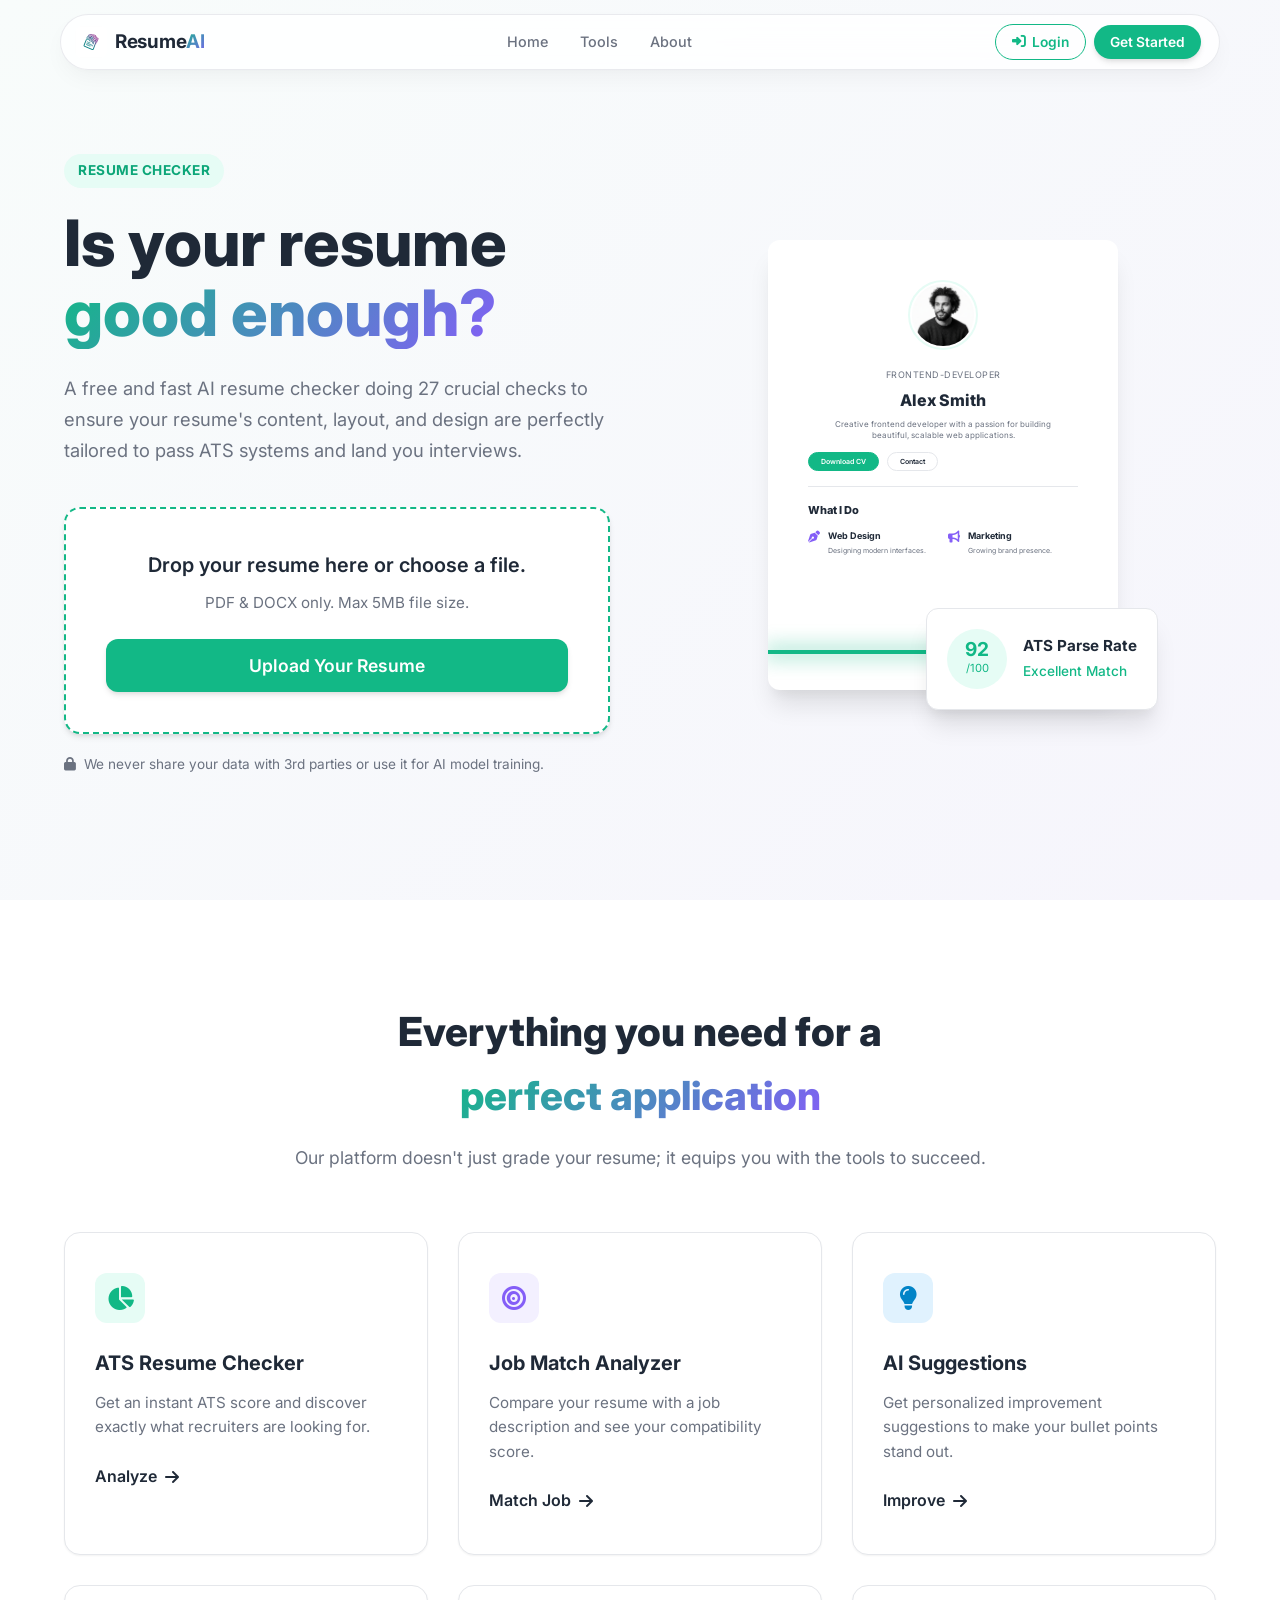
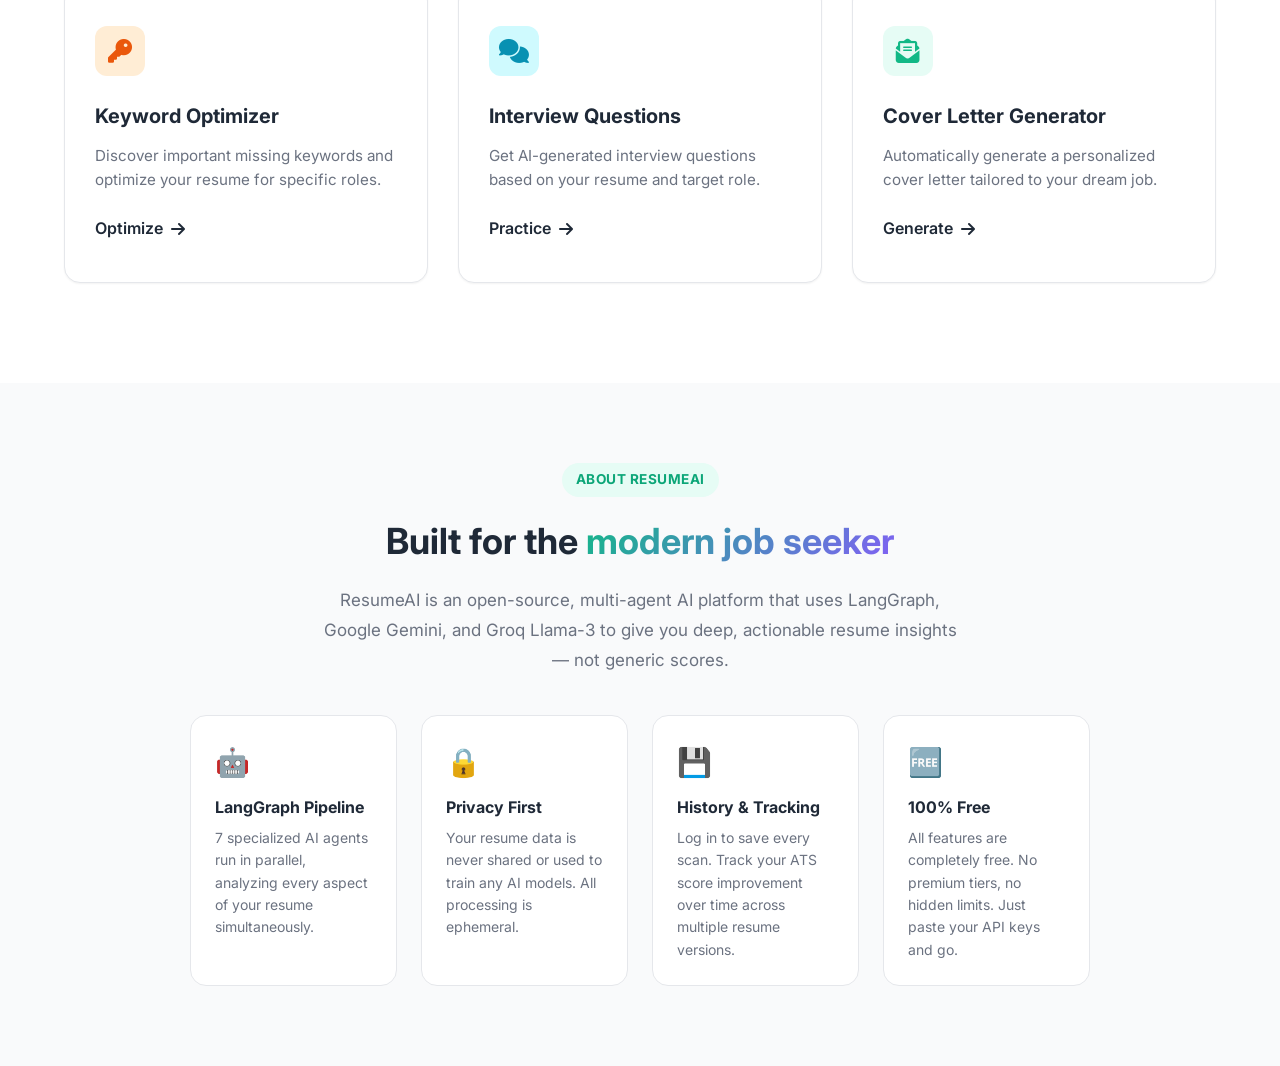
<file: frontend/pages/results.html>
<!DOCTYPE html>
<html lang="en">
<head>
    <meta charset="UTF-8">
    <meta name="viewport" content="width=device-width, initial-scale=1.0">
    <title>ResumeAI — Smart Analysis Dashboard</title>
    
    <!-- Google Fonts: Inter -->
    <link rel="preconnect" href="https://fonts.googleapis.com">
    <link rel="preconnect" href="https://fonts.gstatic.com" crossorigin>
    <link href="https://fonts.googleapis.com/css2?family=Inter:wght@400;500;600;700;800&display=swap" rel="stylesheet">
    
    <!-- FontAwesome Icons -->
    <link rel="stylesheet" href="https://cdnjs.cloudflare.com/ajax/libs/font-awesome/6.5.2/css/all.min.css">
    
    <!-- Custom CSS -->
    <link rel="stylesheet" href="../assets/css/style.css">
    <link rel="stylesheet" href="../assets/css/results.css">
</head>
<body class="dashboard-body">

    <!-- Navbar -->
    <header class="navbar dashboard-nav">
        <a href="../index.html" class="logo">
            <img src="../assets/img/logo.jpg" alt="ResumeAI Logo" class="logo-img">
            <span>Resume<span class="gradient-text">AI</span></span>
        </a>
        <div class="nav-status">
            <div class="status-indicator live"></div>
            <span>v2.0 Analysis Active</span>
        </div>
        <div class="nav-buttons" id="navButtons">
            <a href="history.html" class="nav-link-btn" id="historyBadge" style="display:none;">
                <i class="fa-solid fa-clock-rotate-left"></i> History
            </a>
        </div>
    </header>

    <!-- Loading Overlay (Scanning Animation) -->
    <div id="loadingOverlay" class="loading-overlay">
        <div class="scanner-container">
            <div class="document-wireframe">
                <div class="wireframe-line"></div>
                <div class="wireframe-line short"></div>
                <div class="wireframe-line"></div>
                <div class="wireframe-line"></div>
                <div class="scanner-laser"></div>
            </div>
            <h2 class="loading-title">Analyzing Resume</h2>
            <p id="loadingStatus" class="loading-subtitle">Extracting keywords and routing to LangGraph agents...</p>
        </div>
    </div>

    <!-- Main Dashboard -->
    <main id="dashboard" class="bento-dashboard" style="display: none;">
        
        <!-- Header Banner -->
        <header class="dashboard-header glass-card">
            <div class="header-content">
                <div class="role-badge" id="detectedRole">Software Engineer</div>
                <h1 class="verdict-title">Analysis <span class="gradient-text">Complete.</span></h1>
                <p class="verdict-summary" id="atsSummary">We've reverse-engineered popular Applicant Tracking Systems. Here is how your resume performs in the current market.</p>
            </div>
            <div class="gauge-container">
                <div class="score-ring">
                    <div class="score-value" id="atsScore">0</div>
                    <div class="score-label">ATS SCORE</div>
                </div>
                <div class="score-badge" id="atsLabel">Good</div>
            </div>
        </header>

        <!-- Bento Grid -->
        <div class="bento-grid">
            
            <!-- Column 1: Diagnostics -->
            <div class="bento-col">
                <div class="glass-card keywords-card">
                    <div class="card-header">
                        <i class="fa-solid fa-key icon-mint"></i>
                        <h3>Keyword Analysis</h3>
                    </div>
                    <div class="keyword-stats">
                        <div class="stat-box">
                            <span class="stat-num" id="kwMatchPercent">0%</span>
                            <span class="stat-label">Match Rate</span>
                        </div>
                        <div class="stat-box">
                            <span class="stat-num" id="kwFoundCount">0</span>
                            <span class="stat-label">Found</span>
                        </div>
                    </div>
                    <div class="keyword-lists">
                        <div class="kw-group">
                            <h4><i class="fa-solid fa-check text-mint"></i> Found Skills</h4>
                            <div class="tag-container" id="foundKeywords"></div>
                        </div>
                        <div class="kw-group">
                            <h4><i class="fa-solid fa-xmark text-red"></i> Missing Skills</h4>
                            <div class="tag-container" id="missingKeywords"></div>
                        </div>
                    </div>
                </div>

                <div class="glass-card breakdown-card">
                    <div class="card-header">
                        <i class="fa-solid fa-chart-radar icon-purple"></i>
                        <h3>ATS Parsing Breakdown</h3>
                    </div>
                    <div class="breakdown-bars" id="atsBreakdown">
                        <!-- Injected via JS -->
                    </div>
                </div>
            </div>

            <!-- Column 2: Market & Jobs -->
            <div class="bento-col jobs-col span-2">
                <div class="glass-card market-card">
                    <div class="card-header">
                        <i class="fa-solid fa-globe icon-blue"></i>
                        <h3>Live Market Data</h3>
                    </div>
                    <div class="salary-box">
                        <span class="salary-label">Estimated Salary (Live)</span>
                        <div class="salary-range" id="salaryRange">₹-- to ₹--</div>
                        <span class="salary-source">Source: DuckDuckGo / Tavily</span>
                    </div>
                    
                    <div class="trending-skills">
                        <h4>Trending Now</h4>
                        <div class="tag-container" id="trendingSkills"></div>
                    </div>
                    
                    <div class="market-insight" id="industryInsight">
                        <!-- Insight injected here -->
                    </div>
                </div>

                <div class="glass-card jobs-card">
                    <div class="card-header">
                        <i class="fa-solid fa-briefcase icon-orange"></i>
                        <h3>Real Active Jobs</h3>
                        <span class="badge" id="jobMatchCount">5</span>
                    </div>
                    <p class="job-match-summary" id="jobMatchSummary">Fetching latest remote jobs...</p>
                    <div class="jobs-list" id="jobsList">
                        <!-- Injected via JS -->
                    </div>
                </div>
            </div>

            <!-- Column 3: AI Suggestions (Enhancv Style) -->
            <div class="bento-col suggestions-col">
                <div class="suggestions-header">
                    <h2>Targeted Improvements</h2>
                    <p>Actionable fixes generated by Groq (Llama-3) to boost your callback rate.</p>
                </div>
                
                <div class="suggestions-list" id="suggestionsList">
                    <!-- Injected via JS -->
                </div>
                
                <div id="criticalFixesSection" style="display: none;">
                    <div class="suggestions-header critical">
                        <h2><i class="fa-solid fa-triangle-exclamation text-red"></i> Critical Fixes Required</h2>
                    </div>
                    <div class="suggestions-list" id="criticalFixesList"></div>
                </div>
            </div>

        </div>
    </main>

    <script src="../assets/js/api.js"></script>
    <script src="../assets/js/auth.js"></script>
    <script src="../assets/js/results.js"></script>
    <script>
        // Show history link if logged in
        document.addEventListener('DOMContentLoaded', () => {
            const badge = document.getElementById('historyBadge');
            if (badge && typeof isLoggedIn === 'function' && isLoggedIn()) {
                badge.style.display = '';
            }
        });
    </script>
</body>
</html>
</file>
<file: frontend/assets/css/style.css>
/* =========================================
   VARIABLES & SETUP (Light Theme)
========================================= */
:root {
    /* Colors */
    --primary: #12b886; /* Teal accent */
    --primary-dark: #0ca678;
    --primary-light: #e6fcf5;
    
    --secondary: #845ef7; /* Purple accent */
    --secondary-light: #f3f0ff;

    --text-main: #1f2937;
    --text-muted: #6b7280;
    
    --bg-main: #ffffff;
    --bg-alt: #f9fafb;
    --bg-card: #ffffff;
    
    --border-color: #e5e7eb;
    
    /* Gradients */
    --gradient-brand: linear-gradient(135deg, var(--primary) 0%, var(--secondary) 100%);
    --gradient-bg: linear-gradient(135deg, #f8fcfb 0%, #f6f5fc 100%);

    /* Shadows */
    --shadow-sm: 0 1px 2px 0 rgba(0, 0, 0, 0.05);
    --shadow-md: 0 4px 6px -1px rgba(0, 0, 0, 0.1), 0 2px 4px -1px rgba(0, 0, 0, 0.06);
    --shadow-lg: 0 10px 15px -3px rgba(0, 0, 0, 0.1), 0 4px 6px -2px rgba(0, 0, 0, 0.05);
    --shadow-xl: 0 20px 25px -5px rgba(0, 0, 0, 0.1), 0 10px 10px -5px rgba(0, 0, 0, 0.04);
    
    --radius-md: 12px;
    --radius-lg: 16px;
    
    /* Transitions */
    --transition-fast: 0.2s ease;
    --transition-smooth: 0.4s cubic-bezier(0.4, 0, 0.2, 1);
}

* {
    margin: 0;
    padding: 0;
    box-sizing: border-box;
    font-family: 'Inter', sans-serif;
}

body {
    background-color: var(--bg-main);
    color: var(--text-main);
    line-height: 1.6;
    overflow-x: hidden;
}

a { text-decoration: none; color: inherit; }
button { cursor: pointer; border: none; outline: none; background: none; font-family: inherit;}

.gradient-text {
    background: var(--gradient-brand);
    -webkit-background-clip: text;
    -webkit-text-fill-color: transparent;
    display: inline-block;
}

/* =========================================
   BUTTONS
========================================= */
.primary-btn {
    background: var(--primary);
    color: white;
    padding: 12px 24px;
    border-radius: var(--radius-md);
    font-weight: 600;
    font-size: 1rem;
    transition: var(--transition-fast);
    box-shadow: var(--shadow-md);
    display: inline-flex;
    align-items: center;
    gap: 8px;
}
.primary-btn:hover {
    background: var(--primary-dark);
    transform: translateY(-2px);
    box-shadow: var(--shadow-lg);
}
.small-btn {
    padding: 10px 20px;
    font-size: 0.95rem;
}
.text-btn {
    color: var(--text-muted);
    font-weight: 500;
    transition: var(--transition-fast);
    padding: 12px 16px;
}
.text-btn:hover {
    color: var(--text-main);
}

/* =========================================
   NAVBAR (Modern Floating Pill + Smart Hide)
========================================= */
.navbar {
    display: flex;
    justify-content: space-between;
    align-items: center;
    position: fixed;
    top: 14px;
    left: 50%;
    transform: translate(-50%, 0);
    width: min(1160px, calc(100% - 32px));
    height: 56px;
    padding: 0 18px 0 14px;
    background: rgba(255, 255, 255, 0.85);
    backdrop-filter: blur(16px);
    -webkit-backdrop-filter: blur(16px);
    border: 1px solid rgba(229, 231, 235, 0.85);
    border-radius: 9999px;
    box-shadow: 0 10px 25px -5px rgba(0, 0, 0, 0.05), 0 4px 6px -2px rgba(0, 0, 0, 0.02);
    z-index: 1000;
    transition: transform 0.35s cubic-bezier(0.16, 1, 0.3, 1),
                opacity 0.3s ease,
                box-shadow 0.3s ease,
                background 0.3s ease;
}

/* Scrolled state: slightly deeper shadow */
.navbar--scrolled {
    background: rgba(255, 255, 255, 0.94);
    box-shadow: 0 14px 30px -8px rgba(0, 0, 0, 0.1), 0 4px 8px -2px rgba(0, 0, 0, 0.03);
    border-color: rgba(209, 213, 219, 0.8);
}

/* Hidden state: slides up and away when scrolling down */
.navbar--hidden {
    transform: translate(-50%, calc(-100% - 30px)) !important;
    opacity: 0 !important;
    pointer-events: none !important;
}

.logo {
    display: flex;
    align-items: center;
    gap: 8px;
    font-size: 1.18rem;
    font-weight: 700;
    color: var(--text-main);
    letter-spacing: -0.3px;
}
.logo-img {
    width: 32px;
    height: 32px;
    border-radius: 8px;
    object-fit: contain;
    mix-blend-mode: multiply;
}

.nav-links {
    display: flex;
    align-items: center;
    gap: 8px;
}
.nav-links a {
    font-weight: 500;
    font-size: 0.9rem;
    color: var(--text-muted);
    transition: var(--transition-fast);
    padding: 6px 12px;
    border-radius: 9999px;
    display: inline-flex;
    align-items: center;
    gap: 6px;
}
.nav-links a:hover {
    color: var(--primary);
    background: rgba(18, 184, 134, 0.08);
}

/* =========================================
   HERO SECTION
========================================= */
.hero-light {
    padding: 110px 5% 80px;
    background: var(--gradient-bg);
    min-height: 100vh;
    display: flex;
    align-items: center;
}

.hero-container {
    max-width: 1200px;
    margin: 0 auto;
    display: grid;
    grid-template-columns: 1fr 1fr;
    gap: 60px;
    align-items: center;
}

.hero-text-content {
    max-width: 580px;
    animation: fadeUp 0.8s var(--transition-smooth);
}

.badge {
    display: inline-block;
    padding: 6px 14px;
    background: var(--primary-light);
    color: var(--primary-dark);
    font-size: 0.85rem;
    font-weight: 700;
    border-radius: 20px;
    text-transform: uppercase;
    letter-spacing: 0.5px;
    margin-bottom: 20px;
}

.hero-text-content h1 {
    font-size: 4rem;
    line-height: 1.1;
    font-weight: 800;
    margin-bottom: 24px;
    color: var(--text-main);
}

.hero-subtitle {
    font-size: 1.15rem;
    color: var(--text-muted);
    margin-bottom: 40px;
    line-height: 1.7;
}

/* Upload Dropzone */
.upload-dropzone {
    border: 2px dashed var(--primary);
    background: var(--bg-card);
    border-radius: var(--radius-lg);
    padding: 40px;
    text-align: center;
    transition: var(--transition-fast);
    box-shadow: var(--shadow-md);
    position: relative;
    overflow: hidden;
}
.upload-dropzone:hover {
    border-color: var(--secondary);
    box-shadow: var(--shadow-lg);
}

.dropzone-text {
    font-size: 1.25rem;
    font-weight: 600;
    color: var(--text-main);
    margin-bottom: 10px;
}
.dropzone-subtext {
    font-size: 0.95rem;
    color: var(--text-muted);
    margin-bottom: 24px;
}

.upload-btn {
    width: 100%;
    justify-content: center;
    font-size: 1.1rem;
    padding: 16px;
}

.privacy-note {
    margin-top: 20px;
    font-size: 0.85rem;
    color: var(--text-muted);
    display: flex;
    align-items: center;
    gap: 8px;
}

/* File Selected State */
.file-icon {
    font-size: 3rem;
    color: var(--primary);
    margin-bottom: 16px;
}
.uploaded-filename {
    font-size: 1.1rem;
    font-weight: 600;
    color: var(--text-main);
    margin-bottom: 20px;
    word-break: break-all;
}
.analyze-btn {
    width: 100%;
    justify-content: center;
    background: var(--secondary);
    margin-bottom: 10px;
}
.analyze-btn:hover {
    background: #7048e8;
}

/* Hero Visual & Motion UI */
.hero-visual {
    position: relative;
    height: 100%;
    display: flex;
    justify-content: center;
    align-items: center;
    animation: fadeLeft 1s var(--transition-smooth);
}

.scanner-illustration {
    position: relative;
    width: 350px;
    height: 450px;
}

.resume-doc {
    background: white;
    border-radius: 12px;
    box-shadow: var(--shadow-xl);
    width: 100%;
    height: 100%;
    padding: 40px;
    position: relative;
    overflow: hidden;
}

.resume-premium-layout {
    display: flex;
    flex-direction: column;
    height: 100%;
}

.premium-hero {
    display: flex;
    flex-direction: column;
    align-items: center;
    text-align: center;
    padding-bottom: 15px;
    border-bottom: 1px solid var(--border-color);
    margin-bottom: 15px;
}

.premium-avatar {
    width: 70px;
    height: 70px;
    border-radius: 50%;
    object-fit: cover;
    margin-bottom: 10px;
    border: 2px solid var(--primary-light);
    padding: 2px;
}

.p-role {
    font-size: 9px;
    text-transform: uppercase;
    color: var(--text-muted);
    letter-spacing: 0.5px;
}

.p-name {
    font-size: 16px;
    font-weight: 800;
    color: var(--text-main);
    margin: 2px 0 6px;
}

.p-bio {
    font-size: 8px;
    color: var(--text-muted);
    line-height: 1.4;
    margin-bottom: 10px;
    padding: 0 10px;
}

.p-actions {
    display: flex;
    gap: 8px;
}

.p-btn {
    font-size: 7px;
    padding: 4px 12px;
    border-radius: 12px;
    background: var(--primary);
    color: white;
    font-weight: 600;
    border: 1px solid var(--primary);
}

.p-btn.outline {
    background: transparent;
    color: var(--text-main);
    border: 1px solid var(--border-color);
}

.p-section-header {
    font-size: 11px;
    font-weight: 800;
    margin-bottom: 10px;
    color: var(--text-main);
}

.p-grid {
    display: grid;
    grid-template-columns: 1fr 1fr;
    gap: 10px;
}

.p-card {
    display: flex;
    gap: 8px;
    align-items: flex-start;
}

.p-icon {
    font-size: 12px;
    color: var(--secondary);
    margin-top: 2px;
}

.p-card h4 {
    font-size: 9px;
    font-weight: 700;
    color: var(--text-main);
    margin-bottom: 2px;
}

.p-card p {
    font-size: 7px;
    color: var(--text-muted);
    line-height: 1.3;
}

.scanner-bar {
    position: absolute;
    left: 0;
    right: 0;
    height: 4px;
    background: var(--primary);
    box-shadow: 0 0 20px 4px rgba(18, 184, 134, 0.4);
    animation: scan 3s ease-in-out infinite alternate;
}

.score-card {
    position: absolute;
    bottom: -20px;
    right: -40px;
    background: white;
    padding: 20px;
    border-radius: var(--radius-md);
    box-shadow: var(--shadow-xl);
    display: flex;
    align-items: center;
    gap: 16px;
    border: 1px solid var(--border-color);
}

.score-circle {
    width: 60px;
    height: 60px;
    border-radius: 50%;
    background: var(--primary-light);
    color: var(--primary);
    display: flex;
    align-items: center;
    justify-content: center;
    flex-direction: column;
}
.score-circle strong { font-size: 1.2rem; line-height: 1; }
.score-circle span { font-size: 0.7rem; }

.score-text strong {
    display: block;
    font-size: 0.95rem;
    color: var(--text-main);
}
.score-text span {
    font-size: 0.85rem;
    color: var(--primary);
    font-weight: 500;
}

/* =========================================
   FEATURES SECTION
========================================= */
.features-section {
    padding: 100px 5%;
    background: var(--bg-main);
}

.features-heading {
    text-align: center;
    max-width: 700px;
    margin: 0 auto 60px;
}
.features-heading h2 {
    font-size: 2.5rem;
    font-weight: 800;
    margin-bottom: 16px;
}
.features-heading p {
    font-size: 1.1rem;
    color: var(--text-muted);
}

.features-grid {
    display: grid;
    grid-template-columns: repeat(auto-fit, minmax(300px, 1fr));
    gap: 30px;
    max-width: 1200px;
    margin: 0 auto;
}

.feature-card {
    background: var(--bg-card);
    border: 1px solid var(--border-color);
    padding: 40px 30px;
    border-radius: var(--radius-lg);
    transition: var(--transition-smooth);
    box-shadow: var(--shadow-sm);
}
.feature-card:hover {
    transform: translateY(-8px);
    box-shadow: var(--shadow-xl);
    border-color: transparent;
}

.feature-icon {
    width: 50px;
    height: 50px;
    border-radius: 12px;
    display: flex;
    align-items: center;
    justify-content: center;
    font-size: 1.5rem;
    margin-bottom: 24px;
}
.icon-teal { background: var(--primary-light); color: var(--primary); }
.icon-purple { background: var(--secondary-light); color: var(--secondary); }
.icon-blue { background: #e0f2fe; color: #0284c7; }
.icon-orange { background: #ffedd5; color: #ea580c; }
.icon-cyan { background: #cffafe; color: #0891b2; }

.feature-card h3 {
    font-size: 1.25rem;
    font-weight: 700;
    margin-bottom: 12px;
}
.feature-card p {
    color: var(--text-muted);
    font-size: 0.95rem;
    margin-bottom: 24px;
    line-height: 1.6;
}

.feature-link {
    font-weight: 600;
    color: var(--text-main);
    display: inline-flex;
    align-items: center;
    gap: 8px;
    transition: var(--transition-fast);
}
.feature-card:hover .feature-link {
    color: var(--primary);
}
.feature-link i {
    transition: transform 0.2s ease;
}
.feature-card:hover .feature-link i {
    transform: translateX(4px);
}

/* =========================================
   ANIMATIONS
========================================= */
@keyframes scan {
    0% { top: 0; opacity: 0; }
    10% { opacity: 1; }
    90% { opacity: 1; }
    100% { top: 100%; opacity: 0; }
}

@keyframes fadeUp {
    from { opacity: 0; transform: translateY(30px); }
    to { opacity: 1; transform: translateY(0); }
}

@keyframes fadeLeft {
    from { opacity: 0; transform: translateX(30px); }
    to { opacity: 1; transform: translateX(0); }
}

.floating {
    animation: float 4s ease-in-out infinite;
}
@keyframes float {
    0% { transform: translateY(0); }
    50% { transform: translateY(-10px); }
    100% { transform: translateY(0); }
}

/* =========================================
   RESPONSIVE
========================================= */
@media (max-width: 992px) {
    .hero-container {
        grid-template-columns: 1fr;
        text-align: center;
    }
    .hero-text-content {
        margin: 0 auto;
    }
    .hero-text-content h1 {
        font-size: 3rem;
    }
    .hero-visual {
        display: none; /* Hide visual on small screens for cleaner look */
    }
    .privacy-note {
        justify-content: center;
    }

    .navbar {
        top: 10px;
        width: calc(100% - 20px);
        height: 52px;
        padding: 0 12px;
        border-radius: 9999px;
    }
    .logo-img {
        width: 28px;
        height: 28px;
    }
    .logo {
        font-size: 1.05rem;
    }
    .nav-links {
        display: none; /* Hide links on mobile for sleek floating bar */
    }
    .small-btn {
        padding: 6px 12px;
        font-size: 0.8rem;
    }
    .user-badge {
        padding: 4px 10px;
        font-size: 12px;
    }
}

/* =========================================
   AUTH NAVBAR STYLES (v2.1)
========================================= */
.secondary-btn {
    background: transparent;
    color: var(--primary);
    border: 1.5px solid var(--primary);
    padding: 6px 14px;
    border-radius: 9999px;
    font-weight: 600;
    font-size: 0.86rem;
    transition: var(--transition-fast);
    display: inline-flex;
    align-items: center;
    gap: 6px;
    text-decoration: none;
    cursor: pointer;
}

.secondary-btn:hover {
    background: var(--primary-light);
    transform: translateY(-1px);
}

.small-btn {
    padding: 6px 16px;
    font-size: 0.86rem;
    border-radius: 9999px;
}

.nav-buttons {
    display: flex;
    align-items: center;
    gap: 8px;
}

.user-badge {
    display: inline-flex;
    align-items: center;
    gap: 6px;
    padding: 5px 12px;
    background: var(--primary-light);
    border-radius: 9999px;
    font-size: 13px;
    font-weight: 600;
    color: var(--primary-dark);
}

.nav-link-btn {
    display: inline-flex;
    align-items: center;
    gap: 6px;
    padding: 6px 12px;
    color: var(--text-muted);
    font-weight: 500;
    font-size: 13px;
    text-decoration: none;
    border-radius: 9999px;
    transition: var(--transition-fast);
}

.nav-link-btn:hover {
    background: rgba(18, 184, 134, 0.08);
    color: var(--primary);
}
</file>
<file: frontend/assets/css/results.css>
/* =========================
   DASHBOARD DESIGN SYSTEM (v2.0 - Light Theme)
========================= */

:root {
    --bg-dark: #f8fafc; /* Base light background */
    --bg-card: #ffffff; /* Clean white cards */
    --bg-card-hover: #ffffff;
    
    --border-glass: #e2e8f0; /* Soft gray borders */
    --border-glow: rgba(139, 92, 246, 0.1);
    
    --text-main: #1f2937; /* Dark gray for text */
    --text-muted: #64748b; /* Muted gray for secondary text */
    
    --color-mint: #059669; /* Darker emerald for contrast */
    --color-mint-glow: rgba(5, 150, 105, 0.1);
    --color-purple: #7c3aed; /* Darker purple for contrast */
    --color-purple-glow: rgba(124, 58, 237, 0.15);
    --color-blue: #2563eb;
    --color-orange: #ea580c;
    --color-red: #dc2626;

    --font-sans: 'Inter', sans-serif;

    /* Shadows for light theme */
    --shadow-soft: 0 4px 6px -1px rgba(0, 0, 0, 0.05), 0 2px 4px -1px rgba(0, 0, 0, 0.03);
    --shadow-hover: 0 10px 15px -3px rgba(0, 0, 0, 0.08), 0 4px 6px -2px rgba(0, 0, 0, 0.04);
}

body.dashboard-body {
    background: var(--bg-dark);
    background-image: 
        radial-gradient(circle at 15% 0%, var(--color-purple-glow) 0%, transparent 40%),
        radial-gradient(circle at 85% 100%, var(--color-mint-glow) 0%, transparent 40%);
    background-attachment: fixed;
    color: var(--text-main);
    font-family: var(--font-sans);
    margin: 0;
    min-height: 100vh;
    overflow-x: hidden;
}

/* =========================
   UTILITIES
========================= */
.text-mint { color: var(--color-mint); }
.text-red { color: var(--color-red); }

.icon-mint { color: var(--color-mint); background: rgba(5, 150, 105, 0.1); padding: 8px; border-radius: 8px; }
.icon-purple { color: var(--color-purple); background: rgba(124, 58, 237, 0.1); padding: 8px; border-radius: 8px; }
.icon-blue { color: var(--color-blue); background: rgba(37, 99, 235, 0.1); padding: 8px; border-radius: 8px; }
.icon-orange { color: var(--color-orange); background: rgba(234, 88, 12, 0.1); padding: 8px; border-radius: 8px; }

.glass-card {
    background: var(--bg-card);
    border: 1px solid var(--border-glass);
    border-radius: 20px;
    padding: 24px;
    box-shadow: var(--shadow-soft);
    transition: all 0.3s cubic-bezier(0.4, 0, 0.2, 1);
}

.glass-card:hover {
    background: var(--bg-card-hover);
    border-color: #cbd5e1;
    box-shadow: var(--shadow-hover);
    transform: translateY(-2px);
}

/* =========================
   NAVBAR & HEADER
========================= */
.dashboard-nav {
    position: fixed;
    top: 14px;
    height: 56px;
    border-bottom: 1px solid rgba(229, 231, 235, 0.85);
}

.nav-status {
    display: flex;
    align-items: center;
    gap: 8px;
    font-size: 13px;
    font-weight: 600;
    color: var(--color-mint);
    padding: 6px 14px;
    background: rgba(5, 150, 105, 0.1);
    border-radius: 20px;
    border: 1px solid rgba(5, 150, 105, 0.2);
}

.status-indicator {
    width: 8px;
    height: 8px;
    border-radius: 50%;
    background: var(--color-mint);
    box-shadow: 0 0 10px var(--color-mint);
    animation: pulse 2s infinite;
}

@keyframes pulse {
    0% { transform: scale(0.95); opacity: 0.8; }
    50% { transform: scale(1.1); opacity: 1; box-shadow: 0 0 15px var(--color-mint); }
    100% { transform: scale(0.95); opacity: 0.8; }
}

/* =========================
   LOADING SCREEN (Laser Scan)
========================= */
.loading-overlay {
    position: fixed;
    inset: 0;
    background: var(--bg-dark); /* Light background for loading */
    z-index: 9999;
    display: flex;
    align-items: center;
    justify-content: center;
    flex-direction: column;
    transition: opacity 0.5s ease;
}

.scanner-container {
    text-align: center;
}

.document-wireframe {
    width: 140px;
    height: 180px;
    border: 2px solid var(--border-glass);
    border-radius: 12px;
    margin: 0 auto 30px;
    position: relative;
    padding: 20px;
    background: #ffffff;
    box-shadow: var(--shadow-soft);
    overflow: hidden;
}

.wireframe-line {
    height: 6px;
    background: var(--border-glass);
    border-radius: 3px;
    margin-bottom: 15px;
    width: 100%;
}
.wireframe-line.short { width: 60%; }

.scanner-laser {
    position: absolute;
    top: 0;
    left: 0;
    width: 100%;
    height: 2px;
    background: var(--color-mint);
    box-shadow: 0 0 15px 5px var(--color-mint-glow);
    animation: scan 2s cubic-bezier(0.4, 0, 0.2, 1) infinite alternate;
}

@keyframes scan {
    0% { top: 0; }
    100% { top: 100%; }
}

.loading-title {
    font-size: 24px;
    font-weight: 800;
    letter-spacing: -0.02em;
    margin-bottom: 8px;
    background: linear-gradient(135deg, var(--color-purple), var(--color-mint));
    -webkit-background-clip: text;
    -webkit-text-fill-color: transparent;
}

.loading-subtitle {
    color: var(--text-muted);
    font-size: 14px;
    font-family: monospace;
}

/* =========================
   DASHBOARD LAYOUT (Bento Box)
========================= */
.bento-dashboard {
    max-width: 1400px;
    margin: 86px auto 80px;
    padding: 0 5%;
    display: flex;
    flex-direction: column;
    gap: 30px;
    animation: fadeUp 0.8s ease forwards;
}

@keyframes fadeUp {
    from { opacity: 0; transform: translateY(20px); }
    to { opacity: 1; transform: translateY(0); }
}

/* Header Banner */
.dashboard-header {
    display: flex;
    justify-content: space-between;
    align-items: center;
    padding: 40px;
    background: #ffffff; /* Solid white for header card */
}

.role-badge {
    display: inline-block;
    padding: 6px 14px;
    background: #f1f5f9;
    color: var(--text-muted);
    border-radius: 20px;
    font-size: 12px;
    font-weight: 600;
    letter-spacing: 1px;
    text-transform: uppercase;
    margin-bottom: 16px;
}

.verdict-title {
    font-size: clamp(32px, 4vw, 48px);
    font-weight: 800;
    letter-spacing: -0.03em;
    margin-bottom: 12px;
    line-height: 1.1;
    color: var(--text-main);
}

.verdict-summary {
    color: var(--text-muted);
    font-size: 16px;
    max-width: 600px;
    line-height: 1.6;
}

.gauge-container {
    display: flex;
    flex-direction: column;
    align-items: center;
    gap: 12px;
}

.score-ring {
    width: 140px;
    height: 140px;
    border-radius: 50%;
    display: flex;
    flex-direction: column;
    align-items: center;
    justify-content: center;
    position: relative;
    background: conic-gradient(var(--color-mint) calc(var(--score, 0) * 1%), #f1f5f9 0);
    box-shadow: 0 0 30px var(--color-mint-glow);
}

.score-ring::before {
    content: '';
    position: absolute;
    inset: 8px;
    background: #ffffff; /* Inner ring color */
    border-radius: 50%;
}

.score-value {
    position: relative;
    font-size: 42px;
    font-weight: 800;
    color: var(--text-main);
    line-height: 1;
}

.score-label {
    position: relative;
    font-size: 10px;
    font-weight: 700;
    letter-spacing: 2px;
    color: var(--text-muted);
    margin-top: 4px;
}

.score-badge {
    padding: 6px 16px;
    border-radius: 20px;
    font-size: 13px;
    font-weight: 600;
    background: rgba(5, 150, 105, 0.1);
    color: var(--color-mint);
    border: 1px solid rgba(5, 150, 105, 0.2);
}

/* Bento Grid */
.bento-grid {
    display: grid;
    grid-template-columns: 1fr 1.5fr 1fr;
    gap: 24px;
}

.bento-col {
    display: flex;
    flex-direction: column;
    gap: 24px;
}

.card-header {
    display: flex;
    align-items: center;
    gap: 12px;
    margin-bottom: 24px;
}

.card-header h3 {
    font-size: 18px;
    font-weight: 700;
    letter-spacing: -0.01em;
    color: var(--text-main);
}

/* =========================
   KEYWORD ANALYSIS
========================= */
.keyword-stats {
    display: grid;
    grid-template-columns: 1fr 1fr;
    gap: 12px;
    margin-bottom: 24px;
}

.stat-box {
    background: #f8fafc; /* Light gray box inside white card */
    border: 1px solid var(--border-glass);
    border-radius: 12px;
    padding: 16px;
    display: flex;
    flex-direction: column;
}

.stat-num {
    font-size: 24px;
    font-weight: 800;
    color: var(--color-purple);
}

.stat-label {
    font-size: 11px;
    color: var(--text-muted);
    text-transform: uppercase;
    letter-spacing: 1px;
    margin-top: 4px;
}

.kw-group { margin-bottom: 20px; }
.kw-group h4 { font-size: 13px; font-weight: 600; margin-bottom: 12px; display: flex; gap: 8px; align-items: center; color: var(--text-main); }

.tag-container {
    display: flex;
    flex-wrap: wrap;
    gap: 8px;
}

.tag {
    padding: 6px 12px;
    border-radius: 8px;
    font-size: 12px;
    font-weight: 500;
}

.tag.found { background: rgba(5, 150, 105, 0.1); color: var(--color-mint); border: 1px solid rgba(5, 150, 105, 0.2); }
.tag.missing { background: rgba(220, 38, 38, 0.1); color: var(--color-red); border: 1px solid rgba(220, 38, 38, 0.2); }
.tag.trending { background: rgba(37, 99, 235, 0.1); color: var(--color-blue); border: 1px solid rgba(37, 99, 235, 0.2); }

/* =========================
   ATS BREAKDOWN
========================= */
.breakdown-item { margin-bottom: 16px; }
.breakdown-header { display: flex; justify-content: space-between; font-size: 13px; margin-bottom: 8px; font-weight: 500; color: var(--text-main); }
.bar-bg { width: 100%; height: 6px; background: #e2e8f0; border-radius: 3px; overflow: hidden; }
.bar-fill { height: 100%; border-radius: 3px; transition: width 1s ease; }

/* =========================
   AI SUGGESTIONS (Enhancv Style)
========================= */
.suggestions-header { margin-bottom: 24px; }
.suggestions-header h2 { font-size: 24px; font-weight: 800; letter-spacing: -0.02em; margin-bottom: 8px; color: var(--text-main); }
.suggestions-header p { color: var(--text-muted); font-size: 14px; }
.suggestions-header.critical h2 { color: var(--color-red); }

.suggestions-list {
    display: flex;
    flex-direction: column;
    gap: 16px;
    max-height: 700px;
    overflow-y: auto;
    padding-right: 8px;
}

/* Custom Scrollbar */
.suggestions-list::-webkit-scrollbar { width: 6px; }
.suggestions-list::-webkit-scrollbar-track { background: #f1f5f9; border-radius: 10px; }
.suggestions-list::-webkit-scrollbar-thumb { background: #cbd5e1; border-radius: 10px; }

.suggestion-card {
    background: #ffffff;
    color: #1f2937;
    border-radius: 16px;
    padding: 24px;
    box-shadow: var(--shadow-soft);
    border: 1px solid var(--border-glass);
    display: grid;
    grid-template-columns: 40px 1fr;
    gap: 16px;
    transition: transform 0.2s ease, box-shadow 0.2s ease;
}

.suggestion-card:hover { transform: translateY(-3px); box-shadow: var(--shadow-hover); border-color: #cbd5e1; }

.suggestion-card.critical { background: #fef2f2; border-left: 4px solid var(--color-red); }

.suggestion-icon {
    width: 40px;
    height: 40px;
    border-radius: 50%;
    background: rgba(5, 150, 105, 0.1);
    color: var(--color-mint);
    display: flex;
    align-items: center;
    justify-content: center;
    font-size: 18px;
}
.suggestion-card.critical .suggestion-icon { background: rgba(220, 38, 38, 0.1); color: var(--color-red); }

.suggestion-content h4 { font-size: 16px; font-weight: 700; margin-bottom: 8px; color: #111827; }
.suggestion-content p { font-size: 14px; color: #4b5563; line-height: 1.6; }
.suggestion-badge { display: inline-block; padding: 4px 10px; border-radius: 12px; font-size: 10px; font-weight: 700; text-transform: uppercase; margin-top: 12px; }
.suggestion-badge.high { background: rgba(220, 38, 38, 0.1); color: var(--color-red); }
.suggestion-badge.medium { background: rgba(234, 88, 12, 0.1); color: var(--color-orange); }
.suggestion-badge.low { background: rgba(5, 150, 105, 0.1); color: var(--color-mint); }

/* =========================
   MARKET & JOBS
========================= */
.salary-box {
    background: #f8fafc;
    border: 1px solid rgba(37, 99, 235, 0.2);
    border-radius: 12px;
    padding: 20px;
    margin-bottom: 24px;
    text-align: center;
}

.salary-label { font-size: 11px; color: var(--text-muted); text-transform: uppercase; letter-spacing: 1px; }
.salary-range { font-size: 26px; font-weight: 800; color: var(--color-blue); margin: 8px 0; }
.salary-source { font-size: 10px; color: var(--text-muted); }

.market-insight {
    margin-top: 24px;
    font-size: 13px;
    color: var(--text-muted);
    line-height: 1.6;
    padding-top: 16px;
    border-top: 1px solid var(--border-glass);
}

.badge { background: #f1f5f9; padding: 4px 10px; border-radius: 12px; font-size: 12px; font-weight: 700; color: var(--text-muted); }
.job-match-summary { font-size: 13px; color: var(--text-muted); margin-bottom: 20px; line-height: 1.5; }

.jobs-list {
    display: flex;
    flex-direction: column;
    gap: 12px;
    max-height: 400px;
    overflow-y: auto;
    padding-right: 8px;
}

.job-card {
    background: #f8fafc;
    border: 1px solid var(--border-glass);
    border-radius: 12px;
    padding: 16px;
    transition: 0.2s;
}

.job-card:hover { border-color: rgba(234, 88, 12, 0.4); background: #ffffff; box-shadow: var(--shadow-soft); }

.job-title { font-size: 15px; font-weight: 700; margin-bottom: 6px; color: var(--text-main); }
.job-company { font-size: 12px; color: var(--color-orange); margin-bottom: 12px; font-weight: 600; }
.job-details { display: flex; flex-wrap: wrap; gap: 8px; margin-bottom: 12px; }
.job-detail { font-size: 11px; color: var(--text-muted); display: flex; align-items: center; gap: 4px; background: #e2e8f0; padding: 4px 8px; border-radius: 6px; }

.job-btn {
    display: inline-block;
    width: 100%;
    text-align: center;
    padding: 10px;
    background: #f1f5f9;
    border: 1px solid var(--border-glass);
    border-radius: 8px;
    color: var(--text-main);
    font-size: 12px;
    font-weight: 600;
    transition: 0.2s;
}

.job-btn:hover { background: var(--color-orange); border-color: var(--color-orange); color: #ffffff; }

/* Responsive Grid */
@media (max-width: 1200px) {
    .bento-grid { grid-template-columns: 1fr 1fr; }
    .bento-col.jobs-col { grid-column: 1 / -1; display: grid; grid-template-columns: 1fr 1fr; }
}

@media (max-width: 768px) {
    .bento-grid { grid-template-columns: 1fr; }
    .bento-col.jobs-col { grid-template-columns: 1fr; }
    .verdict-title { font-size: 28px; }
}
</file>
